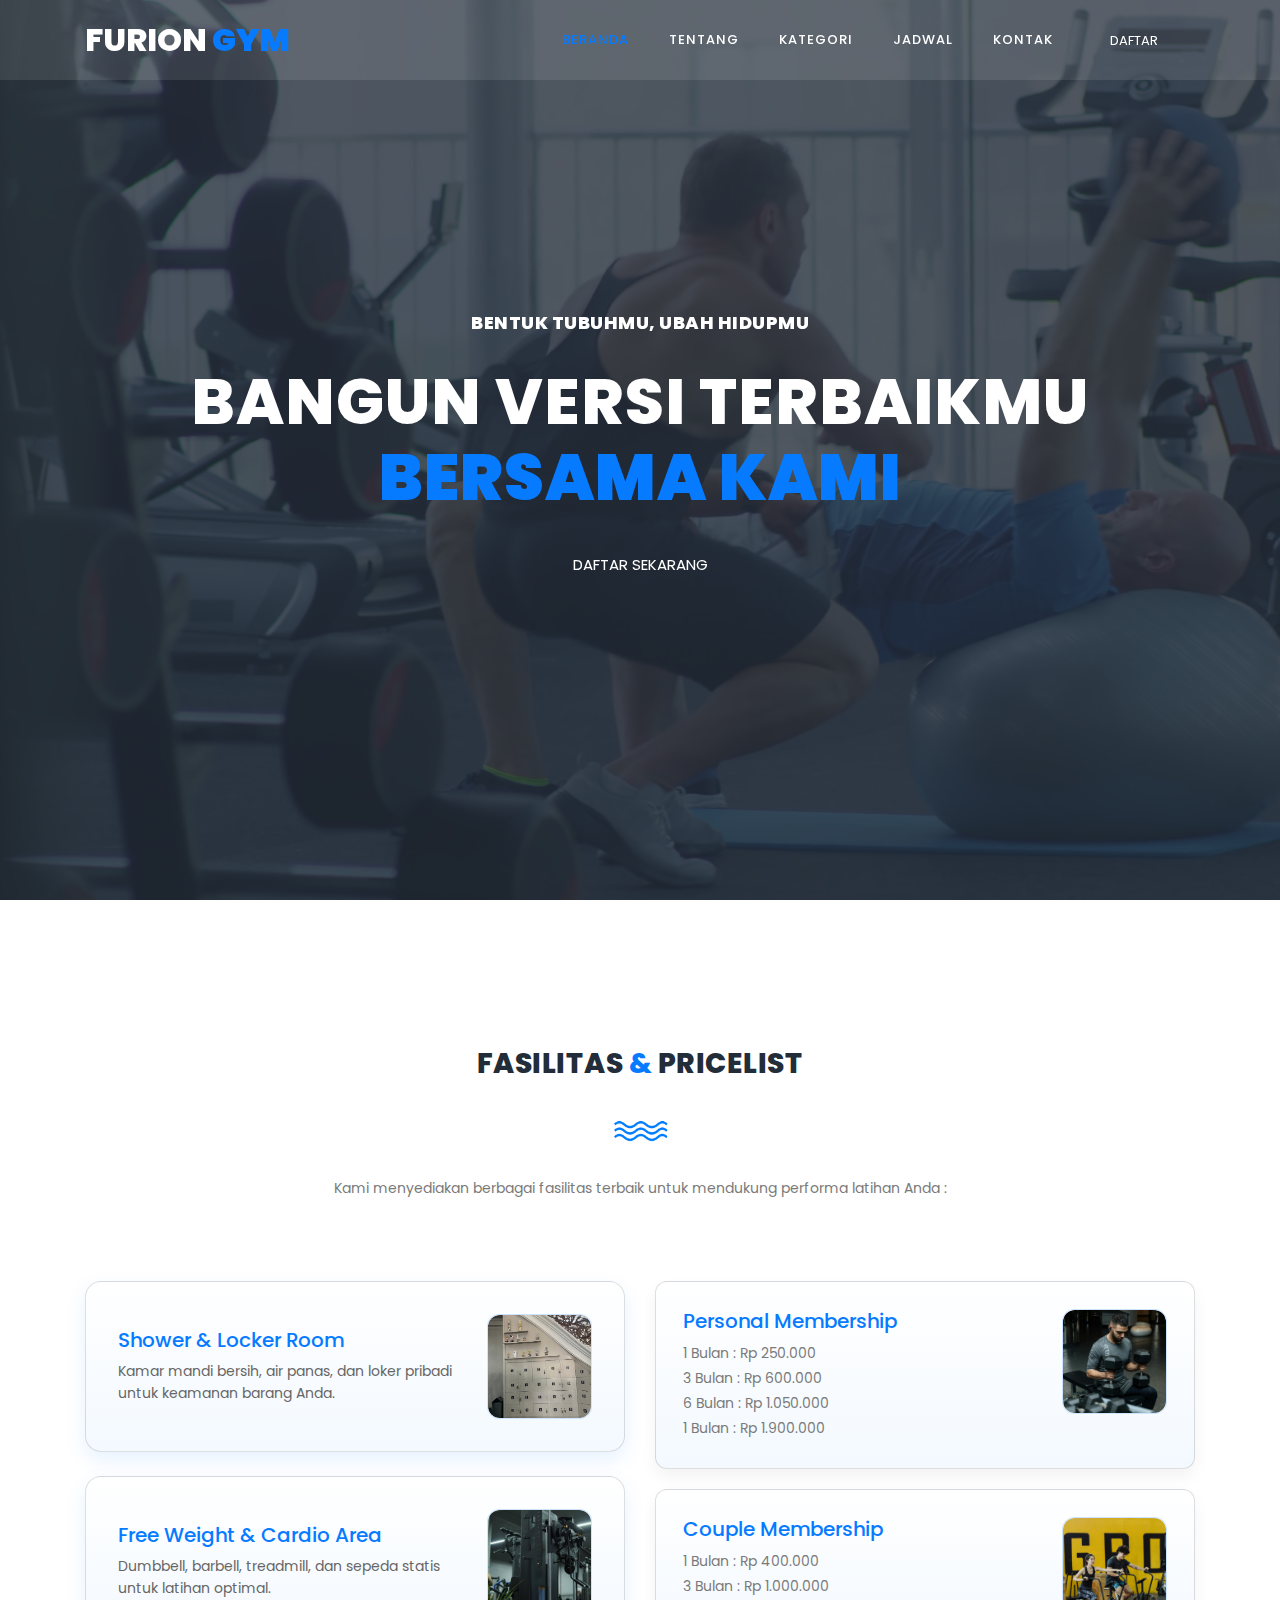
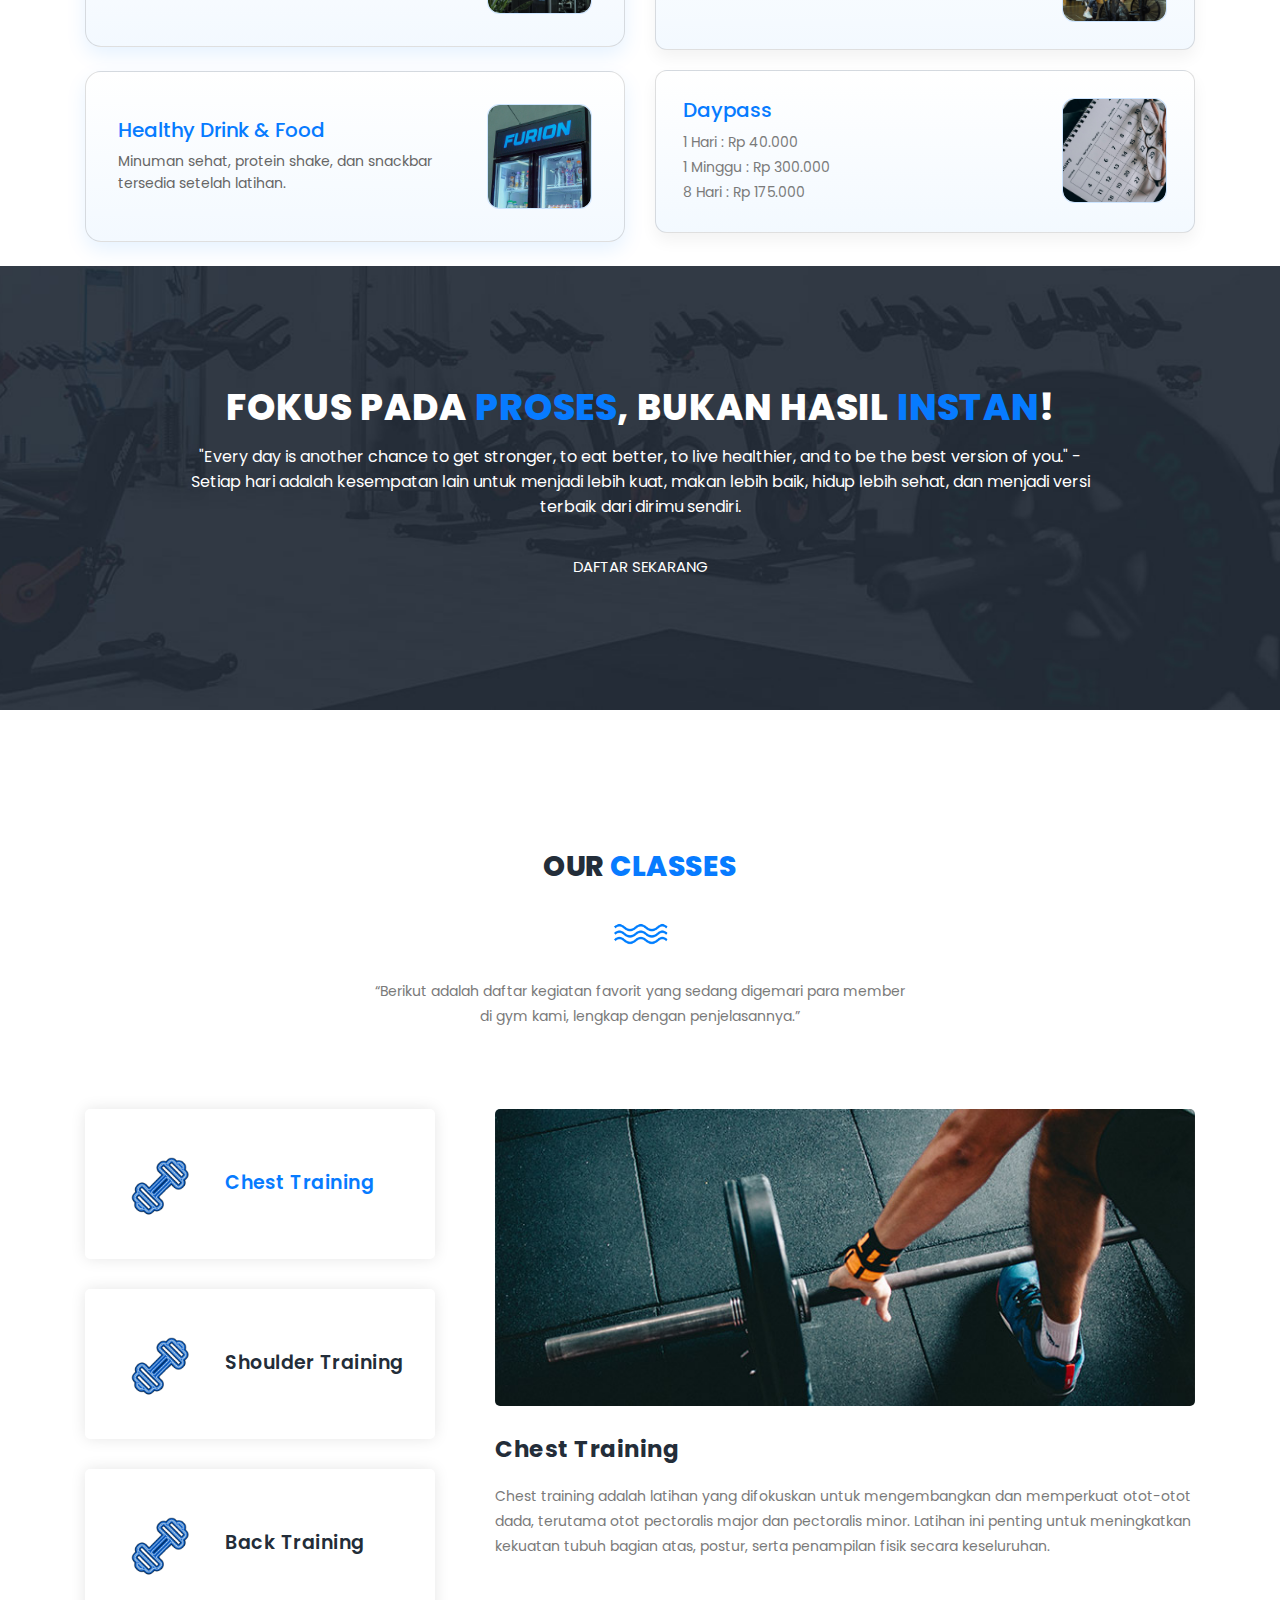
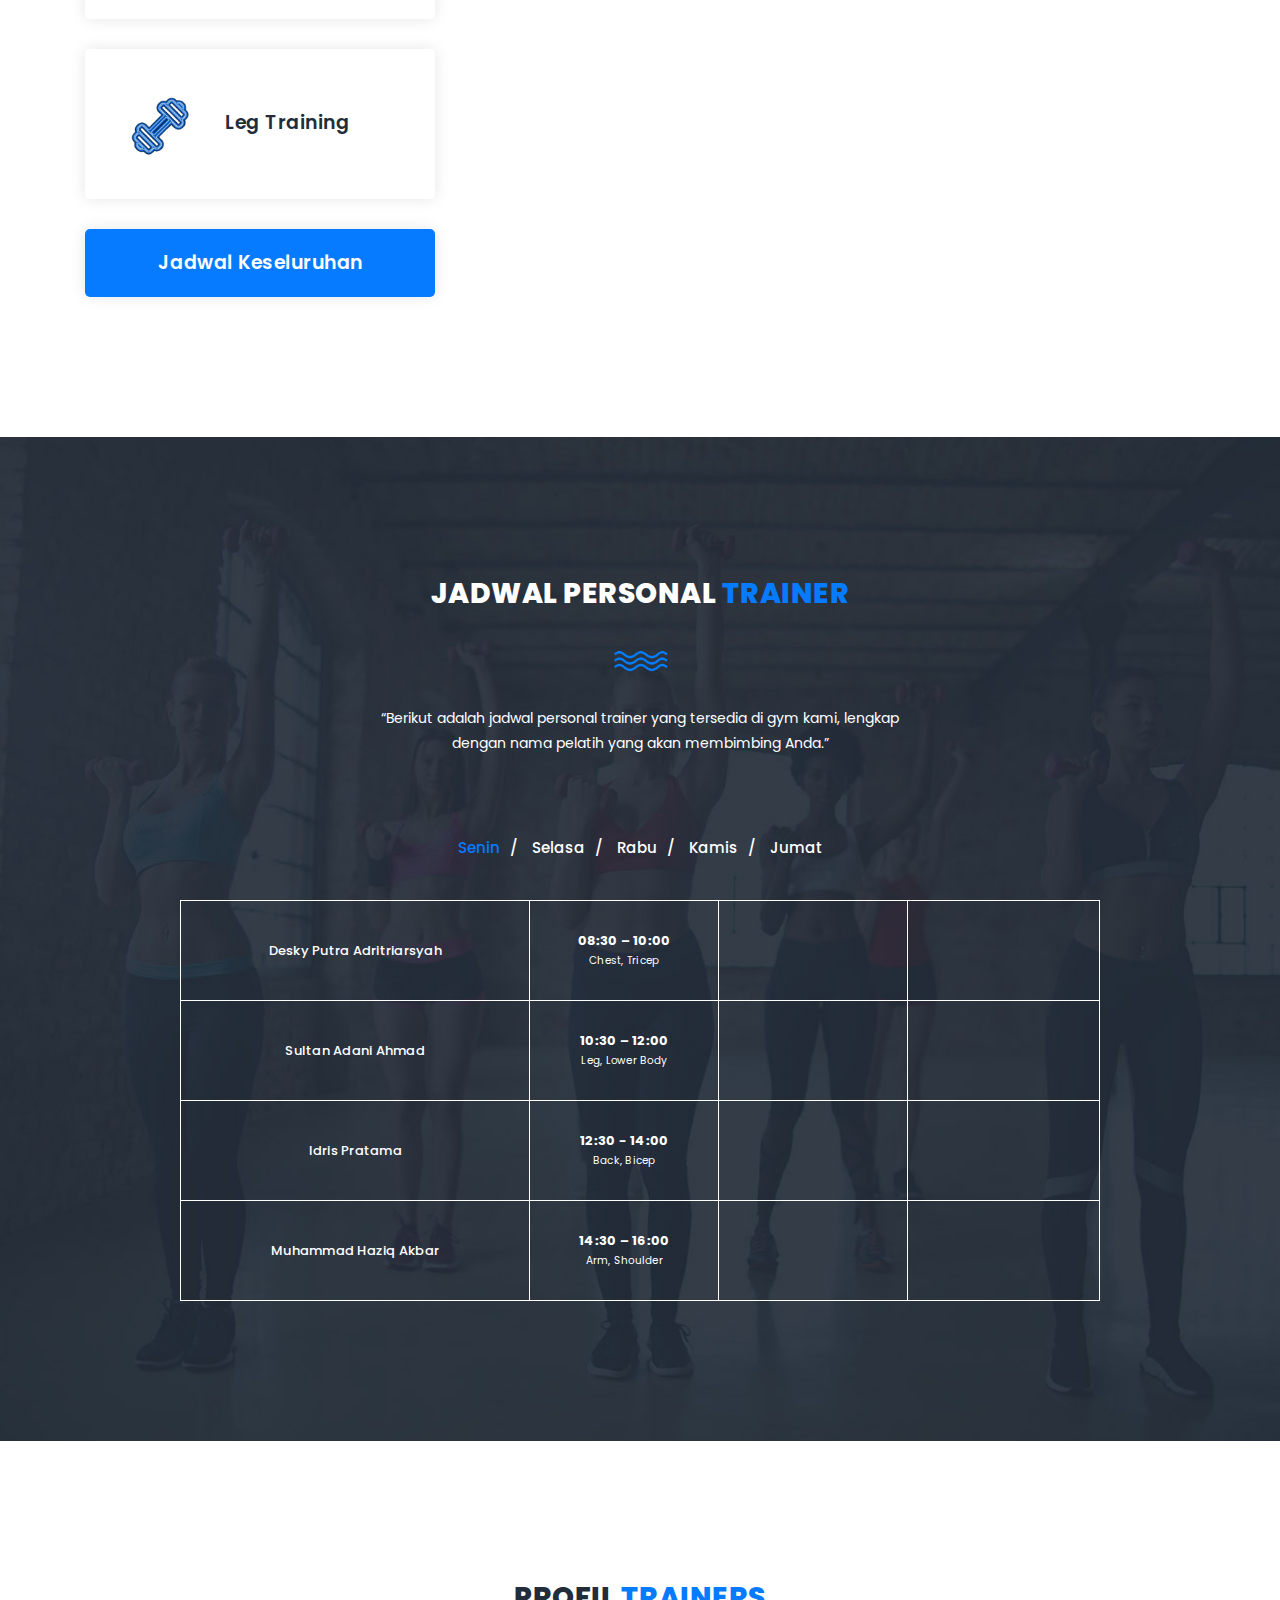
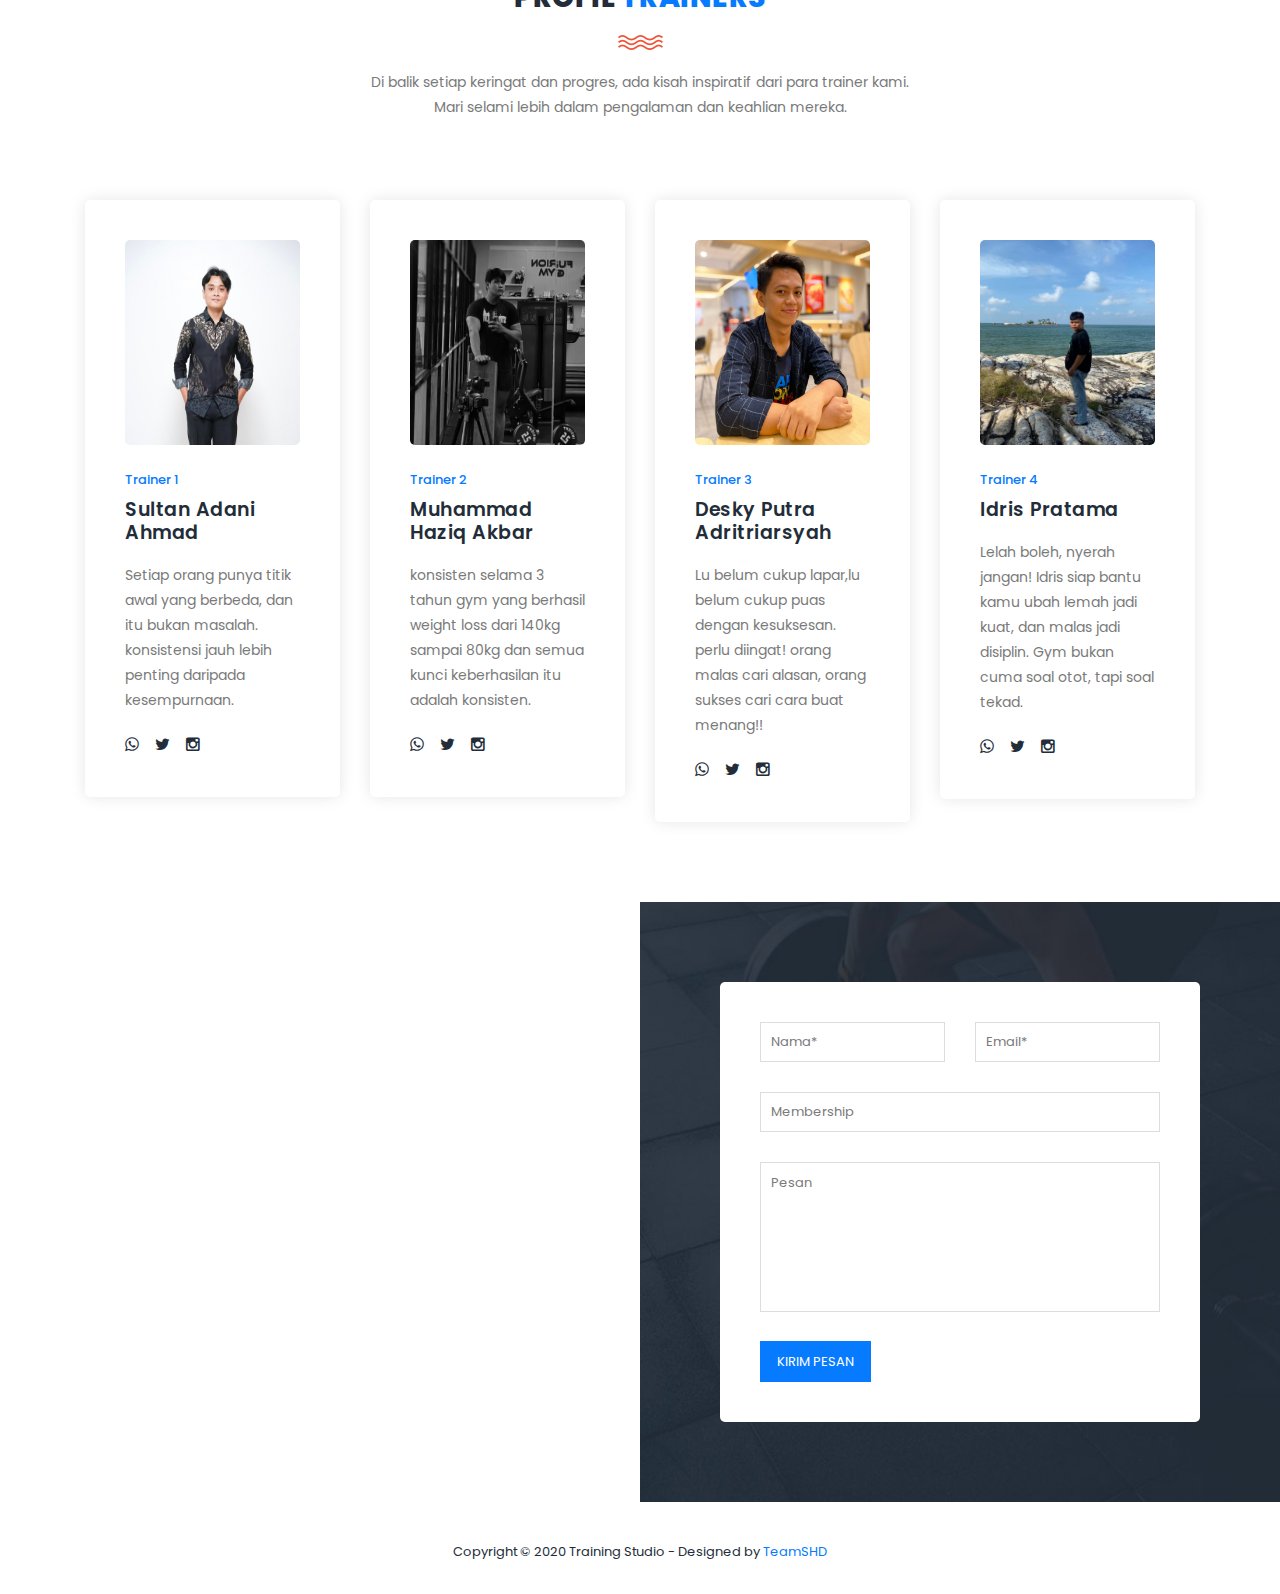
<file: index.html>
<!DOCTYPE html>
<html lang="en">
<head>
    <meta charset="utf-8">
    <meta name="viewport" content="width=device-width, initial-scale=1, shrink-to-fit=no">
    <meta name="description" content="">
    <meta name="author" content="">
    <link href="https://fonts.googleapis.com/css?family=Poppins:100,100i,200,200i,300,300i,400,400i,500,500i,600,600i,700,700i,800,800i,900,900i&display=swap" rel="stylesheet">

    <title>Training Studio - Free CSS Template</title>
<!--

TemplateMo 548 Training Studio

https://templatemo.com/tm-548-training-studio

-->
    <!-- Additional CSS Files -->
    <link rel="stylesheet" type="text/css" href="assets/css/bootstrap.min.css">

    <link rel="stylesheet" type="text/css" href="assets/css/font-awesome.css">

    <link rel="stylesheet" href="assets/css/templatemo-training-studio.css">
</head>
<header class="header-area header-sticky">
        <div class="container">
            <div class="row">
                <div class="col-12">
                    <nav class="main-nav">
                        <!-- ***** Logo Start ***** -->
                        <a href="index.html" class="logo">FURION<em> GYM</em></a>
                        <!-- ***** Logo End ***** -->
                        <!-- ***** Menu Start ***** -->
                        <ul class="nav">
                            <li ><a href="index.html" class="active">Beranda</a></li>
                            <li ><a href="features.html">Tentang</a></li>
                            <li ><a href="our-classes.html">Kategori</a></li>
                            <li ><a href="schedule.html">Jadwal</a></li>
                            <li ><a href="contact-us.html">Kontak</a></li> 
                            <li class="main-button"><a href="index.html">Daftar</a></li>
                        </ul>        
                        <a class='menu-trigger'>
                            <span>Menu</span>
                        </a>
                        <!-- ***** Menu End ***** -->
                    </nav>
                </div>
            </div>
        </div>
</header>
<body>
  <div class="main-banner" id="top">
        <video autoplay muted loop id="bg-video">
            <source src="assets/images/gym-video.mp4" type="video/mp4" />
        </video>

        <div class="video-overlay header-text">
            <div class="caption">
                <h6>BENTUK TUBUHMU, UBAH HIDUPMU</h6>
                <h3>Bangun versi terbaikmu <em>bersama kami</em></h3>
                <div class="main-button scroll-to-section">
                    <a href="#features">Daftar Sekarang</a>
                </div>
            </div>
        </div>
</div>
  <section class="section fasilitas-pricelist" id="features">
  <div class="container">
    <div class="row">
      <div class="col-lg-12 text-center section-heading">
        <h2>Fasilitas <em>&</em> Pricelist</h2>
        <img src="assets/images/7d3ef89f99ba0d0a0ade69d957a63ed4.png" class="logoombak" alt="waves">
        <p>Kami menyediakan berbagai fasilitas terbaik untuk mendukung performa latihan Anda :</p>
      </div>

      <!-- Fasilitas -->
      <div class="col-lg-6 fasilitas">
      <div class="card feature-card gradient-card">
        <div class="feature-text">
          <h4>Shower & Locker Room</h4>
          <p>Kamar mandi bersih, air panas, dan loker pribadi untuk keamanan barang Anda.</p>
        </div>
        <div class="icon-circle right-icon">
          <img src="assets/images/Gambar WhatsApp 2025-06-19 pukul 23.16.12_1876e747.jpg" alt="Locker Icon">
        </div>
      </div>

      <div class="card feature-card gradient-card">
        <div class="feature-text">
          <h4>Free Weight & Cardio Area</h4>
          <p>Dumbbell, barbell, treadmill, dan sepeda statis untuk latihan optimal.</p>
        </div>
        <div class="icon-circle right-icon">
          <img src="assets/images/Gambar WhatsApp 2025-06-19 pukul 23.19.50_a4615b84.jpg" alt="Weight Icon">
        </div>
      </div>

      <div class="card feature-card gradient-card">
        <div class="feature-text">
          <h4>Healthy Drink & Food</h4>
          <p>Minuman sehat, protein shake, dan snackbar tersedia setelah latihan.</p>
        </div>
        <div class="icon-circle right-icon">
          <img src="assets/images/Gambar WhatsApp 2025-06-19 pukul 23.19.50_e05d0bb9.jpg" alt="Food Icon">
        </div>
      </div>
    </div>

      <!-- Pricelist -->
      <div class="col-lg-6 pricelist">
        <div class="card price-card gradient-card">
          <div class="price-text">
            <h4>Personal Membership</h4>
            <p class="price">1 Bulan  : Rp 250.000 </p>
            <p class="price">3 Bulan  : Rp 600.000 </p>
            <p class="price">6 Bulan  : Rp 1.050.000 </p>
            <p class="price">1 Bulan  : Rp 1.900.000 </p>
          </div>
          <div class="icon-circle right-icon">
            <img src="assets/images/pexels-bemistermister-3490348.jpg" alt="Personal Icon">
          </div>
        </div>
        <div class="card price-card gradient-card">
          <div class="price-text">
            <h4>Couple Membership</h4>
            <p class="price">1 Bulan  : Rp 400.000</p>
            <p class="price">3 Bulan  : Rp 1.000.000</p>
          </div>
          <div class="icon-circle right-icon">
          <img src="assets/images/pexels-ketut-subiyanto-4853863.jpg" alt="Couple Icon">
          </div>
        </div>
        <div class="card price-card gradient-card">
          <div class="price-text">
            <h4>Daypass</h4>
            <p class="price">1 Hari   : Rp 40.000</p>
            <p class="price">1 Minggu : Rp 300.000</p>
            <p class="price">8 Hari   : Rp 175.000</p>
          </div>
          <div class="icon-circle right-icon">
          <img src="assets/images/pexels-leeloothefirst-5386754.jpg" alt="Daypass Icon">
          </div>
        </div>
      </div>
    </div>
  </div>
</section>
<section class="section" id="call-to-action">
        <div class="container">
            <div class="row">
                <div class="col-lg-10 offset-lg-1">
                    <div class="cta-content">
                        <h2>Fokus pada <em>proses</em>, Bukan hasil <em>instan</em>!</h2>
                        <p>"Every day is another chance to get stronger, to eat better, to live healthier, and to be the best version of you." - Setiap hari adalah kesempatan lain untuk menjadi lebih kuat, makan lebih baik, hidup lebih sehat, dan menjadi versi terbaik dari dirimu sendiri.</p>
                        <div class="main-button scroll-to-section">
                            <a href="#our-classes">Daftar Sekarang</a>
                        </div>
                    </div>
                </div>
            </div>
        </div>
</section>
<section class="section" id="our-classes">
        <div class="container">
            <div class="row">
                <div class="col-lg-6 offset-lg-3">
                    <div class="section-heading">
                        <h2>Our <em>Classes</em></h2>
                        <img src="assets/images/7d3ef89f99ba0d0a0ade69d957a63ed4.png" class="logoombak" alt="">
                        <p>“Berikut adalah daftar kegiatan favorit yang sedang digemari para member di gym kami, lengkap dengan penjelasannya.”</p>
                    </div>
                </div>
            </div>
            <div class="row" id="tabs">
              <div class="col-lg-4">
                <ul>
                  <li><a href='#tabs-1'><img src="assets/images/Gym-blue-removebg-preview.png"  alt="">Chest Training</a></li>
                  <li><a href='#tabs-2'><img src="assets/images/Gym-blue-removebg-preview.png" alt="">Shoulder Training</a></a></li>
                  <li><a href='#tabs-3'><img src="assets/images/Gym-blue-removebg-preview.png" alt="">Back Training</a></a></li>
                  <li><a href='#tabs-4'><img src="assets/images/Gym-blue-removebg-preview.png" alt="">Leg Training</a></a></li>
                  <div class="main-rounded-button"><a href="jadwal.html">Jadwal Keseluruhan</a></div>
                </ul>
              </div>
              <div class="col-lg-8">
                <section class='tabs-content'>
                  <article id='tabs-1'>
                    <img src="assets/images/training-image-01.jpg" alt="First Class">
                    <h4>Chest Training</h4>
                    <p>Chest training adalah latihan yang difokuskan untuk mengembangkan dan memperkuat otot-otot dada, terutama otot pectoralis major dan pectoralis minor. Latihan ini penting untuk meningkatkan kekuatan tubuh bagian atas, postur, serta penampilan fisik secara keseluruhan.</p>
                    <div class="main-button">
                        <a href="#">Lihat Jadwal</a>
                    </div>
                  </article>
                  <article id='tabs-2'>
                    <img src="assets/images/training-image-02.jpg" alt="Second Training">
                    <h4>Shoulder Training</h4>
                    <p>Shoulder training atau latihan bahu di gym merupakan bagian penting dari program kebugaran yang bertujuan untuk memperkuat, membentuk, dan meningkatkan mobilitas serta stabilitas bahu. Bahu adalah salah satu sendi yang paling fleksibel dalam tubuh manusia, tetapi juga termasuk yang paling rentan terhadap cedera jika tidak dilatih dengan benar.</p>
                    <div class="main-button">
                        <a href="#">Lihat Jadwal</a>
                    </div>
                  </article>
                  <article id='tabs-3'>
                    <img src="assets/images/training-image-03.jpg" alt="Third Class">
                    <h4>Back Training</h4>
                    <p>Back training atau latihan punggung di gym adalah salah satu komponen terpenting dalam program latihan kekuatan tubuh bagian atas. Otot punggung adalah kelompok otot yang besar dan kompleks, yang berperan penting dalam postur tubuh, kekuatan, serta stabilitas. Melatih punggung secara teratur akan membantu menciptakan tubuh yang proporsional, memperbaiki postur, dan mengurangi risiko cedera, terutama di area tulang belakang dan bahu.</p>
                    <div class="main-button">
                        <a href="#">Lihat Jadwal</a>
                    </div>
                  </article>
                  <article id='tabs-4'>
                    <img src="assets/images/training-image-04.jpg" alt="Fourth Training">
                    <h4>Leg Training</h4>
                    <p>Leg training atau latihan kaki di gym adalah komponen fundamental dalam program kebugaran yang sering kali diabaikan, padahal memiliki peran yang sangat penting dalam membangun kekuatan menyeluruh, meningkatkan performa atletik, serta menciptakan tubuh yang proporsional dan simetris. Latihan kaki melibatkan kelompok otot terbesar di tubuh, yang menjadikannya sangat efektif untuk pembakaran kalori, peningkatan hormon anabolik (seperti testosteron dan growth hormone), serta penguatan sistem otot dan rangka secara keseluruhan.</p>
                    <div class="main-button">
                        <a href="#">Lihat Jadwal</a>
                    </div>
                  </article>
                </section>
              </div>
            </div>
        </div>
    </section>
    <section class="section" id="schedule">
        <div class="container">
            <div class="row">
                <div class="col-lg-6 offset-lg-3">
                    <div class="section-heading dark-bg">
                        <h2 style="color: #fff;">Jadwal personal <em>Trainer</em></h2>
                        <img src="assets/images/7d3ef89f99ba0d0a0ade69d957a63ed4.png" class="logoombak" alt="">
                        <p>“Berikut adalah jadwal personal trainer yang tersedia di gym kami, lengkap dengan nama pelatih yang akan membimbing Anda.”</p>
                    </div>
                </div>
            </div>
            <div class="row">
                <div class="col-lg-12">
                    <div class="filters">
                        <ul class="schedule-filter">
                            <li class="active" data-tsfilter="monday">Senin</li>
                            <li data-tsfilter="tuesday">Selasa</li>
                            <li data-tsfilter="wednesday">Rabu</li>
                            <li data-tsfilter="thursday">Kamis</li>
                            <li data-tsfilter="friday">Jumat</li>
                        </ul>
                    </div>
                </div>
                <div class="col-lg-10 offset-lg-1">
                    <div class="schedule-table filtering">
                        <table>
                            <tbody>
                             <td class="day-time">Desky Putra Adritriarsyah</td>
                                <td class="monday ts-item show" data-tsmeta="monday">
                                    <div class="schedule-container">
                                    <div class="schedule-block">
                                        <strong>08:30 – 10:00</strong><br>
                                        <small>Chest, Tricep</small>
                                    </div>
                                    </div>
                                </td>
                                <td class="tuesday ts-item" data-tsmeta="tuesday">
                                    <div class="schedule-block">
                                        <strong>11:45 – 13:30</strong><br>
                                        <small>Leg, Lower Body</small>
                                    </div>
                                </td>
                                <td class="friday ts-item" data-tsmeta="friday">
                                        <div class="schedule-block">
                                        <strong>08:30 – 10:00</strong><br>
                                        <small>Arm, Shoulder</small>
                                    </div>
                                </td>
                                <tr>
                                <td class="day-time">Sultan Adani Ahmad</td>
                                    <td class="monday ts-item show" data-tsmeta="monday">
                                    <div class="schedule-container">
                                    <div class="schedule-block">
                                        <strong>10:30 – 12:00</strong><br>
                                        <small>Leg, Lower Body</small>
                                    </div>
                                    </div>
                                </td>
                                <td class="wednesday ts-item" data-tsmeta="wednesday">
                                    <div class="schedule-block">
                                        <strong>18:00 – 19:30</strong><br>
                                        <small>Back, Bicep</small>
                                    </div>
                                </td>
                                <td class="thursday ts-item" data-tsmeta="thursday">
                                        <div class="schedule-block">
                                        <strong>16:30 – 18:00</strong><br>
                                        <small>Arm, Shoulder</small>
                                    </div>
                                </td>
                                </tr>
                                <tr>
                                <td class="day-time">Idris Pratama</td>
                                    <td class="monday ts-item show" data-tsmeta="monday">
                                    <div class="schedule-container">
                                    <div class="schedule-block">
                                        <strong>12:30 - 14:00</strong><br>
                                        <small>Back, Bicep</small>
                                    </div>
                                    </div>
                                </td>
                                <td class="wednesday ts-item" data-tsmeta="wednesday">
                                    <div class="schedule-block">
                                        <strong>08:00 – 10:30</strong><br>
                                        <small>Arm, Shoulder</small>
                                    </div>
                                </td>
                                <td class="friday ts-item" data-tsmeta="friday">
                                        <div class="schedule-block">
                                        <strong>10:30 – 12:00</strong><br>
                                        <small>Chest, Tricep</small>
                                    </div>
                                </td>
                                </tr>
                                <tr>
                                    <td class="day-time">Muhammad Haziq Akbar</td>
                                    <td class="monday ts-item show" data-tsmeta="monday">
                                    <div class="schedule-container">
                                    <div class="schedule-block">
                                        <strong>14:30 – 16:00</strong><br>
                                        <small>Arm, Shoulder</small>
                                    </div>
                                    </div>
                                </td>
                                <td class="tuesday ts-item" data-tsmeta="tuesday">
                                    <div class="schedule-block">
                                        <strong>09:00 – 11:00</strong><br>
                                        <small>Back, Bicep</small>
                                    </div>
                                </td>
                                <td class="thursday ts-item" data-tsmeta="thursday">
                                        <div class="schedule-block">
                                        <strong>19:00 – 20:30</strong><br>
                                        <small>Leg (Lower Body)</small>
                                    </div>
                                </td>
                                </tr>
                            </tbody>
                        </table>
                    </div>
                </div>
            </div>
        </div>
    </section>
<section class="section" id="trainers">
        <div class="container">
            <div class="row">
                <div class="col-lg-6 offset-lg-3">
                    <div class="section-heading">
                        <h2>Profil <em>Trainers</em></h2>
                        <img src="assets/images/line-dec.png" alt="">
                        <p>Di balik setiap keringat dan progres, ada kisah inspiratif dari para trainer kami. Mari selami lebih dalam pengalaman dan keahlian mereka.</p>
                    </div>
                </div>
            </div>
            <div class="row">
                <div class="col-lg-3">
                    <div class="trainer-item">
                        <div class="image-thumb">
                            <img src="assets/images/Gambar WhatsApp 2025-06-06 pukul 11.10.24_f6b3bec5.jpg" class="fotosultan"  alt="">
                        </div>
                        <div class="down-content">
                            <span>Trainer 1</span>
                            <h4>Sultan Adani Ahmad</h4>
                            <p>Setiap orang punya titik awal yang berbeda, dan itu bukan masalah. konsistensi jauh lebih penting daripada kesempurnaan. </p>
                            <ul class="social-icons">
                                <li><a href="https://wa.me/6285832006695" target="_blank"><i class="fa fa-whatsapp"></i></a></li>
                                <li><a href="https://x.com/suldhmdh_" target="_blank"><i class="fa fa-twitter"></i></a></li>
                                <li><a href="https://www.instagram.com/sultan_adani/" target="_blank"><i class="fa fa-instagram"></i></a></li>
                            </ul>
                        </div>
                    </div>
                </div>
                <div class="col-lg-3">
                    <div class="trainer-item">
                        <div class="image-thumb">
                            <img src="assets/images/Gambar WhatsApp 2025-06-07 pukul 20.59.20_9d0bc915.jpg" class="fotosultan" alt="">
                        </div>
                        <div class="down-content">
                            <span>Trainer 2</span>
                            <h4>Muhammad Haziq Akbar</h4>
                            <p>konsisten selama 3 tahun gym yang berhasil weight loss dari 140kg sampai 80kg dan semua kunci keberhasilan itu adalah konsisten.</p>
                            <ul class="social-icons">
                                <li><a href="https://wa.me/6282243543905" target="_blank"><i class="fa fa-whatsapp"></i></a></li>
                                <li><a href="https://x.com/ynameis12" target="_blank"><i class="fa fa-twitter"></i></a></li>
                                <li><a href="https://www.instagram.com/aziik_10?igsh=aHl5YTgzYmgwNHJ0" target="_blank"><i class="fa fa-instagram"></i></a></li>
                            </ul>
                        </div>
                    </div>
                </div>
                <div class="col-lg-3">
                    <div class="trainer-item">
                        <div class="image-thumb">
                            <img src="assets/images/Gambar WhatsApp 2025-06-07 pukul 21.10.21_1595315d.jpg" class="fotosultan" alt="">
                        </div>
                        <div class="down-content">
                            <span>Trainer 3</span>
                            <h4>Desky Putra Adritriarsyah</h4>
                            <p>Lu belum cukup lapar,lu belum cukup puas dengan kesuksesan. perlu diingat! orang malas cari alasan, orang sukses cari cara buat menang!!</p>
                            <ul class="social-icons">
                                <li><a href="https://wa.me/6282371841484" target="_blank"><i class="fa fa-whatsapp"></i></a></li>
                                <li><a href="https://x.com/GogoDiego555270?t=SpEuYVOxGXFjZBteXWiCTw&s=09" target="_blank"><i class="fa fa-twitter"></i></a></li>
                                <li><a href="https://www.instagram.com/diegosyah_?igsh=MTNhaHdnejFuN3k3dw==" target="_blank"><i class="fa fa-instagram"></i></a></li>
                            </ul>
                        </div>
                    </div>
                </div>
                <div class="col-lg-3">
                    <div class="trainer-item">
                        <div class="image-thumb">
                            <img src="assets/images/Gambar WhatsApp 2025-06-22 pukul 00.14.25_e310aa65.jpg" class="fotosultan" alt="">
                        </div>
                        <div class="down-content">
                            <span>Trainer 4</span>
                            <h4>Idris Pratama</h4>
                            <p>Lelah boleh, nyerah jangan! Idris siap bantu kamu ubah lemah jadi kuat, dan malas jadi disiplin. Gym bukan cuma soal otot, tapi soal tekad.</p>
                            <ul class="social-icons">
                                <li><a href="https://wa.me/6282371841484" target="_blank"><i class="fa fa-whatsapp"></i></a></li>
                                <li><a href="https://x.com/Idrispratama22?t=rEvW1I2GCh-yrAZHUnFIsw&s=09" target="_blank"><i class="fa fa-twitter"></i></a></li>
                                <li><a href="https://www.instagram.com/idris364_/" target="_blank"><i class="fa fa-instagram"></i></a></li>
                            </ul>
                        </div>
                    </div>
                </div>
            </div>
        </div>
    </section>
    <section class="section" id="contact-us">
        <div class="container-fluid">
            <div class="row">
                <div class="col-lg-6 col-md-6 col-xs-12">
                    <div id="map">
                      <iframe src="https://www.google.com/maps/embed?pb=!1m18!1m12!1m3!1d15951.87048788998!2d103.6246959!3d-1.6194872!2m3!1f0!2f0!3f0!3m2!1i1024!2i768!4f13.1!3m3!1m2!1s0x2e25870055f1d64b%3A0x2363d9c0ee86a901!2sFURION%20GYM!5e0!3m2!1sen!2sid!4v1717499500000!5m2!1sen!2sid" width="100%" height="600px" frameborder="0" style="border:0" allowfullscreen></iframe>
                    </div>
                </div>
                <div class="col-lg-6 col-md-6 col-xs-12">
                    <div class="contact-form">
                        <form id="contact" action="" method="post">
                          <div class="row">
                            <div class="col-md-6 col-sm-12">
                              <fieldset>
                                <input name="name" type="text" id="name" placeholder="Nama*" required="">
                              </fieldset>
                            </div>
                            <div class="col-md-6 col-sm-12">
                              <fieldset>
                                <input name="email" type="text" id="email" pattern="[^ @]*@[^ @]*" placeholder="Email*" required="">
                              </fieldset>
                            </div>
                            <div class="col-md-12 col-sm-12">
                              <fieldset style="text-align: center;">
                                <input list="languages"  placeholder="Membership">
                                <datalist id="languages"> 
                                  <option value="Personal Membership"></option>
                                  <option value="Couple Membership"></option>
                                  <option value="Daypass"></option>
                                </datalist>
                              </fieldset>
                            </div>
                            <div class="col-lg-12">
                              <fieldset>
                                <textarea name="message" rows="6" id="message" placeholder="Pesan" required=""></textarea>
                              </fieldset>
                            </div>
                            <div class="col-lg-12">
                              <fieldset>
                                <button type="submit" id="form-submit" class="main-button">Kirim Pesan</button>
                              </fieldset>
                            </div>
                          </div>
                        </form>
                    </div>
                </div>
            </div>
        </div>
    </section>
  <footer>
        <div class="container">
            <div class="row">
                <div class="col-lg-12">
                    <p>Copyright &copy; 2020 Training Studio
                    
                    - Designed by <a rel="nofollow" href="https://templatemo.com" class="tm-text-link" target="_parent">TeamSHD</a></p>
                    
                    <!-- You shall support us a little via PayPal to info@templatemo.com -->
                    
                </div>
            </div>
        </div>
    </footer>    
    <!-- jQuery -->
    <script src="assets/js/jquery-2.1.0.min.js"></script>

    <!-- Bootstrap -->
    <script src="assets/js/popper.js"></script>
    <script src="assets/js/bootstrap.min.js"></script>

    <!-- Plugins -->
    <script src="assets/js/scrollreveal.min.js"></script>
    <script src="assets/js/waypoints.min.js"></script>
    <script src="assets/js/jquery.counterup.min.js"></script>
    <script src="assets/js/imgfix.min.js"></script> 
    <script src="assets/js/mixitup.js"></script> 
    <script src="assets/js/accordions.js"></script>
    
    <!-- Global Init -->
    <script src="assets/js/custom.js"></script>
    
</body>
</html>
</file>
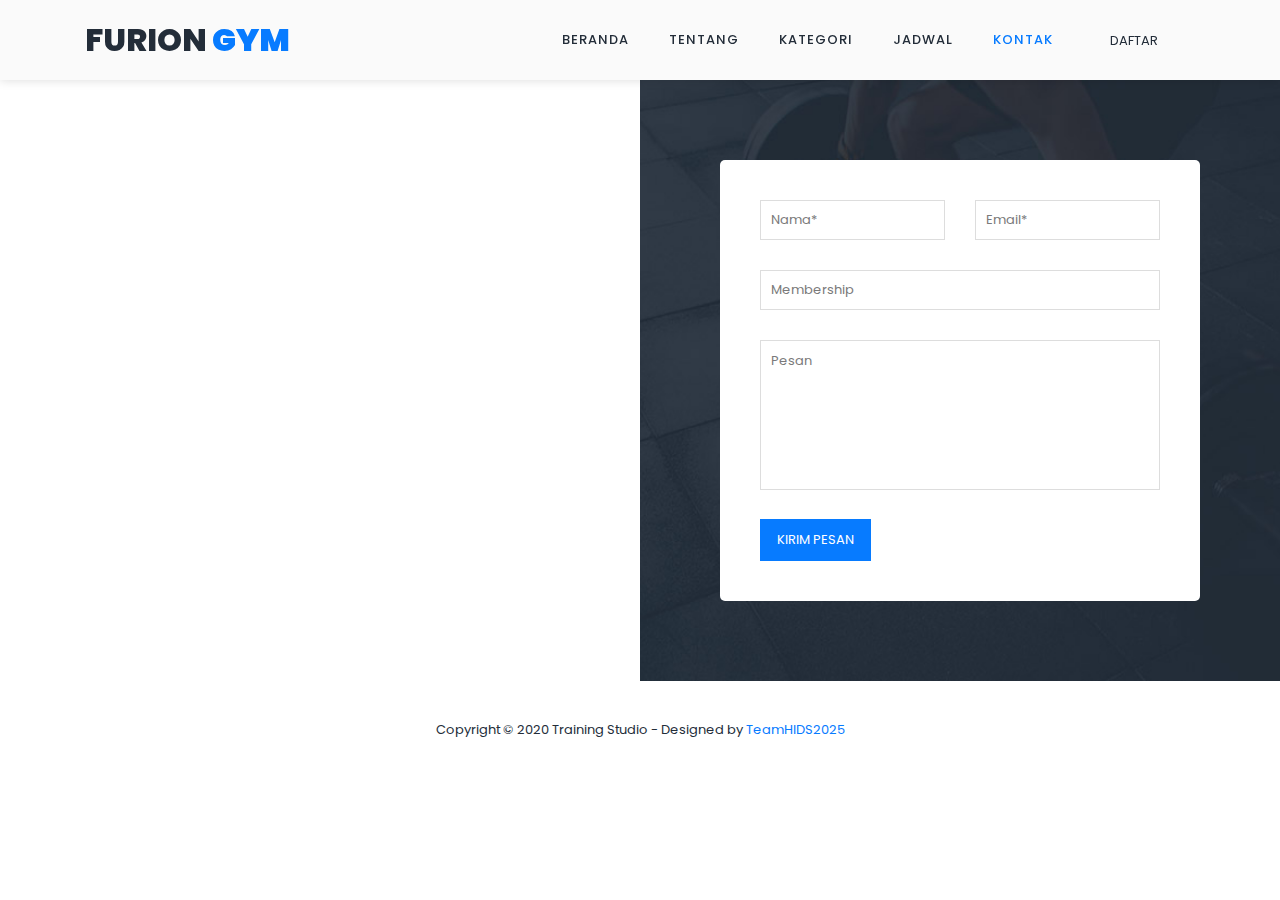
<file: contact-us.html>
<!DOCTYPE html>
<html lang="en">
<head>
    <meta charset="utf-8">
    <meta name="viewport" content="width=device-width, initial-scale=1, shrink-to-fit=no">
    <meta name="description" content="">
    <meta name="author" content="">
    <link href="https://fonts.googleapis.com/css?family=Poppins:100,100i,200,200i,300,300i,400,400i,500,500i,600,600i,700,700i,800,800i,900,900i&display=swap" rel="stylesheet">

    <title>Training Studio - Free CSS Template</title>
<!--

TemplateMo 548 Training Studio

https://templatemo.com/tm-548-training-studio

-->
    <!-- Additional CSS Files -->
    <link rel="stylesheet" type="text/css" href="assets/css/bootstrap.min.css">

    <link rel="stylesheet" type="text/css" href="assets/css/font-awesome.css">

    <link rel="stylesheet" href="assets/css/templatemo-training-studio.css">
</head>
<header class="header-area header-sticky">
        <div class="container">
            <div class="row">
                <div class="col-12">
                    <nav class="main-nav">
                        <!-- ***** Logo Start ***** -->
                        <a href="index.html" class="logo">FURION<em> GYM</em></a>
                        <!-- ***** Logo End ***** -->
                        <!-- ***** Menu Start ***** -->
                        <ul class="nav">
                            <li ><a href="index.html">Beranda</a></li>
                            <li ><a href="features.html">Tentang</a></li>
                            <li ><a href="our-classes.html">Kategori</a></li>
                            <li ><a href="schedule.html">Jadwal</a></li>
                            <li ><a href="contact-us.html" class="active" >Kontak</a></li> 
                            <li class="main-button"><a href="index.html">Daftar</a></li>
                        </ul>        
                        <a class='menu-trigger'>
                            <span>Menu</span>
                        </a>
                        <!-- ***** Menu End ***** -->
                    </nav>
                </div>
            </div>
        </div>
</header>
<body>
    <section class="section" id="contact-us">
        <div class="container-fluid">
            <div class="row">
                <div class="col-lg-6 col-md-6 col-xs-12">
                    <div id="map">
                      <iframe src="https://www.google.com/maps/embed?pb=!1m18!1m12!1m3!1d15951.87048788998!2d103.6246959!3d-1.6194872!2m3!1f0!2f0!3f0!3m2!1i1024!2i768!4f13.1!3m3!1m2!1s0x2e25870055f1d64b%3A0x2363d9c0ee86a901!2sFURION%20GYM!5e0!3m2!1sen!2sid!4v1717499500000!5m2!1sen!2sid" width="100%" height="600px" frameborder="0" style="border:0" allowfullscreen></iframe>
                    </div>
                </div>
                <div class="col-lg-6 col-md-6 col-xs-12">
                    <div class="contact-form">
                        <form id="contact" action="" method="post">
                          <div class="row">
                            <div class="col-md-6 col-sm-12">
                              <fieldset>
                                <input name="name" type="text" id="name" placeholder="Nama*" required="">
                              </fieldset>
                            </div>
                            <div class="col-md-6 col-sm-12">
                              <fieldset>
                                <input name="email" type="text" id="email" pattern="[^ @]*@[^ @]*" placeholder="Email*" required="">
                              </fieldset>
                            </div>
                            <div class="col-md-12 col-sm-12">
                              <fieldset style="text-align: center;">
                                <input list="languages"  placeholder="Membership">
                                <datalist id="languages"> 
                                  <option value="Personal Membership"></option>
                                  <option value="Couple Membership"></option>
                                  <option value="Daypass"></option>
                                </datalist>
                              </fieldset>
                            </div>
                            <div class="col-lg-12">
                              <fieldset>
                                <textarea name="message" rows="6" id="message" placeholder="Pesan" required=""></textarea>
                              </fieldset>
                            </div>
                            <div class="col-lg-12">
                              <fieldset>
                                <button type="submit" id="form-submit" class="main-button">Kirim Pesan</button>
                              </fieldset>
                            </div>
                          </div>
                        </form>
                    </div>
                </div>
            </div>
        </div>
    </section>
  <footer>
        <div class="container">
            <div class="row">
                <div class="col-lg-12">
                    <p>Copyright &copy; 2020 Training Studio
                    
                    - Designed by <a rel="nofollow" href="https://templatemo.com" class="tm-text-link" target="_parent">TeamHIDS2025</a></p>
                    
                    <!-- You shall support us a little via PayPal to info@templatemo.com -->
                    
                </div>
            </div>
        </div>
    </footer>    
    <!-- jQuery -->
    <script src="assets/js/jquery-2.1.0.min.js"></script>

    <!-- Bootstrap -->
    <script src="assets/js/popper.js"></script>
    <script src="assets/js/bootstrap.min.js"></script>

    <!-- Plugins -->
    <script src="assets/js/scrollreveal.min.js"></script>
    <script src="assets/js/waypoints.min.js"></script>
    <script src="assets/js/jquery.counterup.min.js"></script>
    <script src="assets/js/imgfix.min.js"></script> 
    <script src="assets/js/mixitup.js"></script> 
    <script src="assets/js/accordions.js"></script>
    
    <!-- Global Init -->
    <script src="assets/js/custom.js"></script>
    
</body>
</html>
</file>
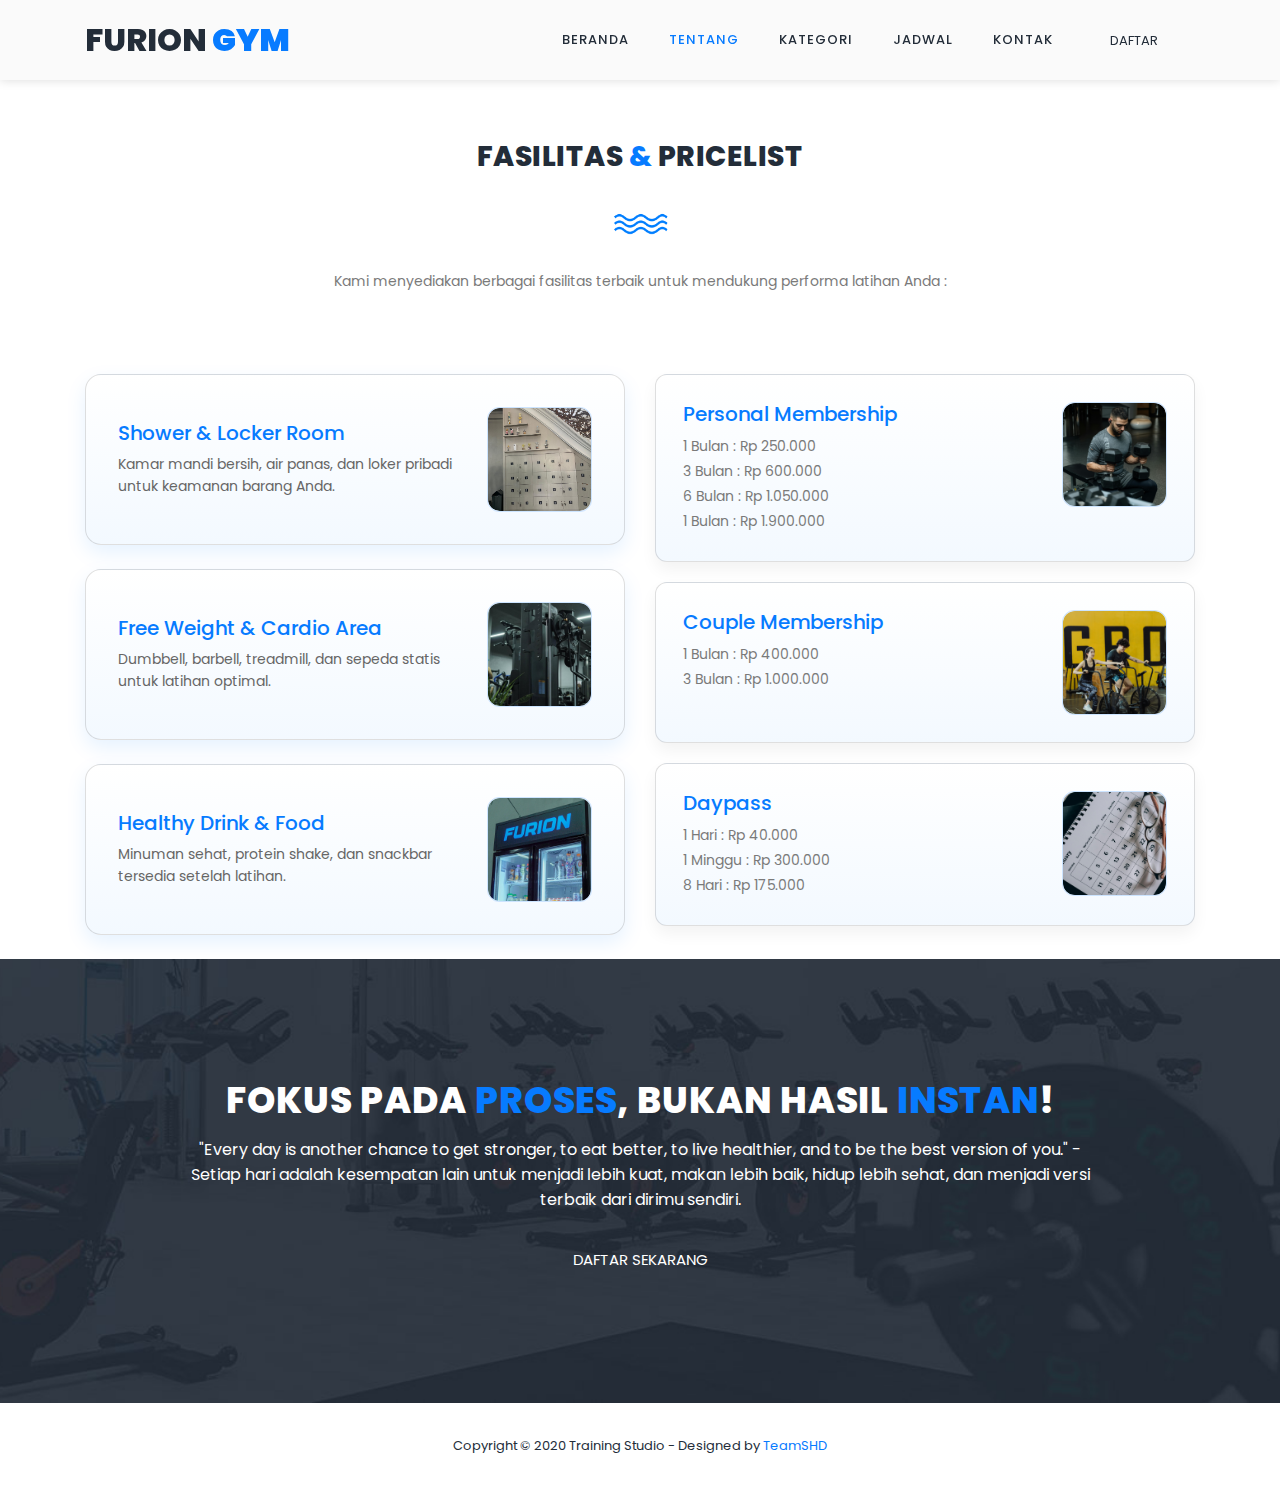
<file: features.html>
<!DOCTYPE html>
<html lang="en">
<head>
    <meta charset="utf-8">
    <meta name="viewport" content="width=device-width, initial-scale=1, shrink-to-fit=no">
    <meta name="description" content="">
    <meta name="author" content="">
    <link href="https://fonts.googleapis.com/css?family=Poppins:100,100i,200,200i,300,300i,400,400i,500,500i,600,600i,700,700i,800,800i,900,900i&display=swap" rel="stylesheet">

    <title>Training Studio - Free CSS Template</title>
<!--

TemplateMo 548 Training Studio

https://templatemo.com/tm-548-training-studio

-->
    <!-- Additional CSS Files -->
    <link rel="stylesheet" type="text/css" href="assets/css/bootstrap.min.css">

    <link rel="stylesheet" type="text/css" href="assets/css/font-awesome.css">

    <link rel="stylesheet" href="assets/css/templatemo-training-studio.css">
</head>
<header class="header-area header-sticky">
        <div class="container">
            <div class="row">
                <div class="col-12">
                    <nav class="main-nav">
                        <!-- ***** Logo Start ***** -->
                        <a href="index.html" class="logo">FURION<em> GYM</em></a>
                        <!-- ***** Logo End ***** -->
                        <!-- ***** Menu Start ***** -->
                        <ul class="nav">
                            <li ><a href="index.html">Beranda</a></li>
                            <li ><a href="features.html" class="active">Tentang</a></li>
                            <li ><a href="our-classes.html">Kategori</a></li>
                            <li ><a href="schedule.html">Jadwal</a></li>
                            <li ><a href="contact-us.html">Kontak</a></li> 
                            <li class="main-button"><a href="index.html">Daftar</a></li>
                        </ul>        
                        <a class='menu-trigger'>
                            <span>Menu</span>
                        </a>
                        <!-- ***** Menu End ***** -->
                    </nav>
                </div>
            </div>
        </div>
</header>
<body>
  <section class="section fasilitas-pricelist" id="features">
  <div class="container">
    <div class="row">
      <div class="col-lg-12 text-center section-heading">
        <h2>Fasilitas <em>&</em> Pricelist</h2>
        <img src="assets/images/7d3ef89f99ba0d0a0ade69d957a63ed4.png" class="logoombak" alt="waves">
        <p>Kami menyediakan berbagai fasilitas terbaik untuk mendukung performa latihan Anda :</p>
      </div>

      <!-- Fasilitas -->
      <div class="col-lg-6 fasilitas">
      <div class="card feature-card gradient-card">
        <div class="feature-text">
          <h4>Shower & Locker Room</h4>
          <p>Kamar mandi bersih, air panas, dan loker pribadi untuk keamanan barang Anda.</p>
        </div>
        <div class="icon-circle right-icon">
          <img src="assets/images/Gambar WhatsApp 2025-06-19 pukul 23.16.12_1876e747.jpg" alt="Locker Icon">
        </div>
      </div>

      <div class="card feature-card gradient-card">
        <div class="feature-text">
          <h4>Free Weight & Cardio Area</h4>
          <p>Dumbbell, barbell, treadmill, dan sepeda statis untuk latihan optimal.</p>
        </div>
        <div class="icon-circle right-icon">
          <img src="assets/images/Gambar WhatsApp 2025-06-19 pukul 23.19.50_a4615b84.jpg" alt="Weight Icon">
        </div>
      </div>

      <div class="card feature-card gradient-card">
        <div class="feature-text">
          <h4>Healthy Drink & Food</h4>
          <p>Minuman sehat, protein shake, dan snackbar tersedia setelah latihan.</p>
        </div>
        <div class="icon-circle right-icon">
          <img src="assets/images/Gambar WhatsApp 2025-06-19 pukul 23.19.50_e05d0bb9.jpg" alt="Food Icon">
        </div>
      </div>
    </div>

      <!-- Pricelist -->
      <div class="col-lg-6 pricelist">
        <div class="card price-card gradient-card">
          <div class="price-text">
            <h4>Personal Membership</h4>
            <p class="price">1 Bulan  : Rp 250.000 </p>
            <p class="price">3 Bulan  : Rp 600.000 </p>
            <p class="price">6 Bulan  : Rp 1.050.000 </p>
            <p class="price">1 Bulan  : Rp 1.900.000 </p>
          </div>
          <div class="icon-circle right-icon">
            <img src="assets/images/pexels-bemistermister-3490348.jpg" alt="Personal Icon">
          </div>
        </div>
        <div class="card price-card gradient-card">
          <div class="price-text">
            <h4>Couple Membership</h4>
            <p class="price">1 Bulan  : Rp 400.000</p>
            <p class="price">3 Bulan  : Rp 1.000.000</p>
          </div>
          <div class="icon-circle right-icon">
          <img src="assets/images/pexels-ketut-subiyanto-4853863.jpg" alt="Couple Icon">
          </div>
        </div>
        <div class="card price-card gradient-card">
          <div class="price-text">
            <h4>Daypass</h4>
            <p class="price">1 Hari   : Rp 40.000</p>
            <p class="price">1 Minggu : Rp 300.000</p>
            <p class="price">8 Hari   : Rp 175.000</p>
          </div>
          <div class="icon-circle right-icon">
          <img src="assets/images/pexels-leeloothefirst-5386754.jpg" alt="Daypass Icon">
          </div>
        </div>
      </div>
    </div>
  </div>
</section>
<section class="section" id="call-to-action">
        <div class="container">
            <div class="row">
                <div class="col-lg-10 offset-lg-1">
                    <div class="cta-content">
                        <h2>Fokus pada <em>proses</em>, Bukan hasil <em>instan</em>!</h2>
                        <p>"Every day is another chance to get stronger, to eat better, to live healthier, and to be the best version of you." - Setiap hari adalah kesempatan lain untuk menjadi lebih kuat, makan lebih baik, hidup lebih sehat, dan menjadi versi terbaik dari dirimu sendiri.</p>
                        <div class="main-button scroll-to-section">
                            <a href="#our-classes">Daftar Sekarang</a>
                        </div>
                    </div>
                </div>
            </div>
        </div>
</section>
<footer>
    <div class="container">
        <div class="row">
            <div class="col-lg-12">
                <p>Copyright &copy; 2020 Training Studio
                    
                - Designed by <a rel="nofollow" href="https://templatemo.com" class="tm-text-link" target="_parent">TeamSHD</a></p>
                    
                <!-- You shall support us a little via PayPal to info@templatemo.com -->    
            </div>
        </div>
    </div>
</footer>      
<!-- jQuery -->
    <script src="assets/js/jquery-2.1.0.min.js"></script>

    <!-- Bootstrap -->
    <script src="assets/js/popper.js"></script>
    <script src="assets/js/bootstrap.min.js"></script>

    <!-- Plugins -->
    <script src="assets/js/scrollreveal.min.js"></script>
    <script src="assets/js/waypoints.min.js"></script>
    <script src="assets/js/jquery.counterup.min.js"></script>
    <script src="assets/js/imgfix.min.js"></script> 
    <script src="assets/js/mixitup.js"></script> 
    <script src="assets/js/accordions.js"></script>
    
    <!-- Global Init -->
    <script src="assets/js/custom.js"></script>

</body>
</html>
</file>
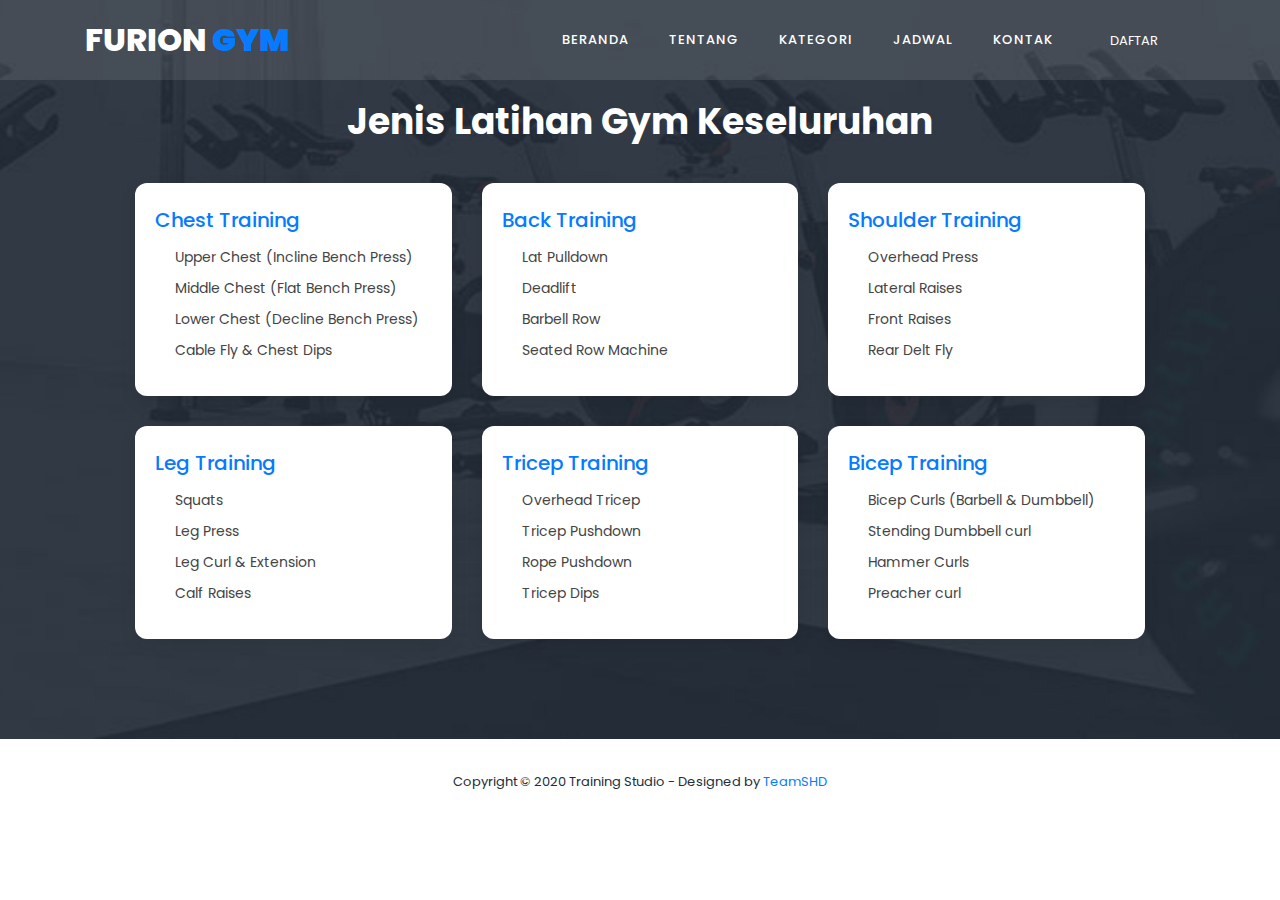
<file: jadwal.html>
<!DOCTYPE html>
<html lang="en">
<head>
    <meta charset="UTF-8">
    <meta name="viewport" content="width=device-width, initial-scale=1.0">
    <title>Document</title>
    
    <link rel="stylesheet" type="text/css" href="assets/css/bootstrap.min.css">

    <link rel="stylesheet" type="text/css" href="assets/css/font-awesome.css">
    <link rel="stylesheet" href="assets/css/templatemo-training-studio.css">
</head>
<header class="header-area header-sticky">
        <div class="container">
            <div class="row">
                <div class="col-12">
                    <nav class="main-nav">
                        <!-- ***** Logo Start ***** -->
                        <a href="index.html" class="logo">FURION<em> GYM</em></a>
                        <!-- ***** Logo End ***** -->
                        <!-- ***** Menu Start ***** -->
                        <ul class="nav">
                            <li ><a href="index.html">Beranda</a></li>
                            <li ><a href="features.html">Tentang</a></li>
                            <li ><a href="our-classes.html">Kategori</a></li>
                            <li ><a href="schedule.html">Jadwal</a></li>
                            <li ><a href="contact-us.html">Kontak</a></li> 
                            <li class="main-button"><a href="index.html">Daftar</a></li>
                        </ul>        
                        <a class='menu-trigger'>
                            <span>Menu</span>
                        </a>
                        <!-- ***** Menu End ***** -->
                    </nav>
                </div>
            </div>
        </div>
</header>
<body>
<section class="workout-section">
  <div class="container">
    <h2 class="section-title">Jenis Latihan Gym Keseluruhan</h2>

    <div class="workout-grid">
      <div class="workout-card">
        <h4>Chest Training</h4>
        <ul>
          <li>Upper Chest (Incline Bench Press)</li>
          <li>Middle Chest (Flat Bench Press)</li>
          <li>Lower Chest (Decline Bench Press)</li>
          <li>Cable Fly & Chest Dips</li>
        </ul>
      </div>
      <div class="workout-card">
        <h4>Back Training</h4>
        <ul>
          <li>Lat Pulldown</li>
          <li>Deadlift</li>
          <li>Barbell Row</li>
          <li>Seated Row Machine</li>
        </ul>
      </div>
      <div class="workout-card">
        <h4>Shoulder Training</h4>
        <ul>
          <li>Overhead Press</li>
          <li>Lateral Raises</li>
          <li>Front Raises</li>
          <li>Rear Delt Fly</li>
        </ul>
      </div>
      <div class="workout-card">
        <h4>Leg Training</h4>
        <ul>
          <li>Squats</li>
          <li>Leg Press</li>
          <li>Leg Curl & Extension</li>
          <li>Calf Raises</li>
        </ul>
      </div>
      <div class="workout-card">
        <h4>Tricep Training</h4>
        <ul>
          <li>Overhead Tricep</li>
          <li>Tricep Pushdown</li>
          <li>Rope Pushdown</li>
          <li>Tricep Dips</li>
        </ul>
      </div>
      <div class="workout-card">
        <h4>Bicep Training</h4>
        <ul>
          <li>Bicep Curls (Barbell & Dumbbell)</li>
          <li>Stending Dumbbell curl</li>
          <li>Hammer Curls</li>
          <li>Preacher curl</li>
        </ul>
      </div>
    </div>
  </div>
</section>
 <footer>
        <div class="container">
            <div class="row">
                <div class="col-lg-12">
                    <p>Copyright &copy; 2020 Training Studio
                    
                    - Designed by <a rel="nofollow" href="https://templatemo.com" class="tm-text-link" target="_parent">TeamSHD</a></p>
                    
                    <!-- You shall support us a little via PayPal to info@templatemo.com -->
                    
                </div>
            </div>
        </div>
  </footer>    
<script src="assets/js/jquery-2.1.0.min.js"></script>

    <!-- Bootstrap -->
    <script src="assets/js/popper.js"></script>
    <script src="assets/js/bootstrap.min.js"></script>

    <!-- Plugins -->
    <script src="assets/js/scrollreveal.min.js"></script>
    <script src="assets/js/waypoints.min.js"></script>
    <script src="assets/js/jquery.counterup.min.js"></script>
    <script src="assets/js/imgfix.min.js"></script> 
    <script src="assets/js/mixitup.js"></script> 
    <script src="assets/js/accordions.js"></script>
    
    <!-- Global Init -->
    <script src="assets/js/custom.js"></script>
</body>
</html>
</file>
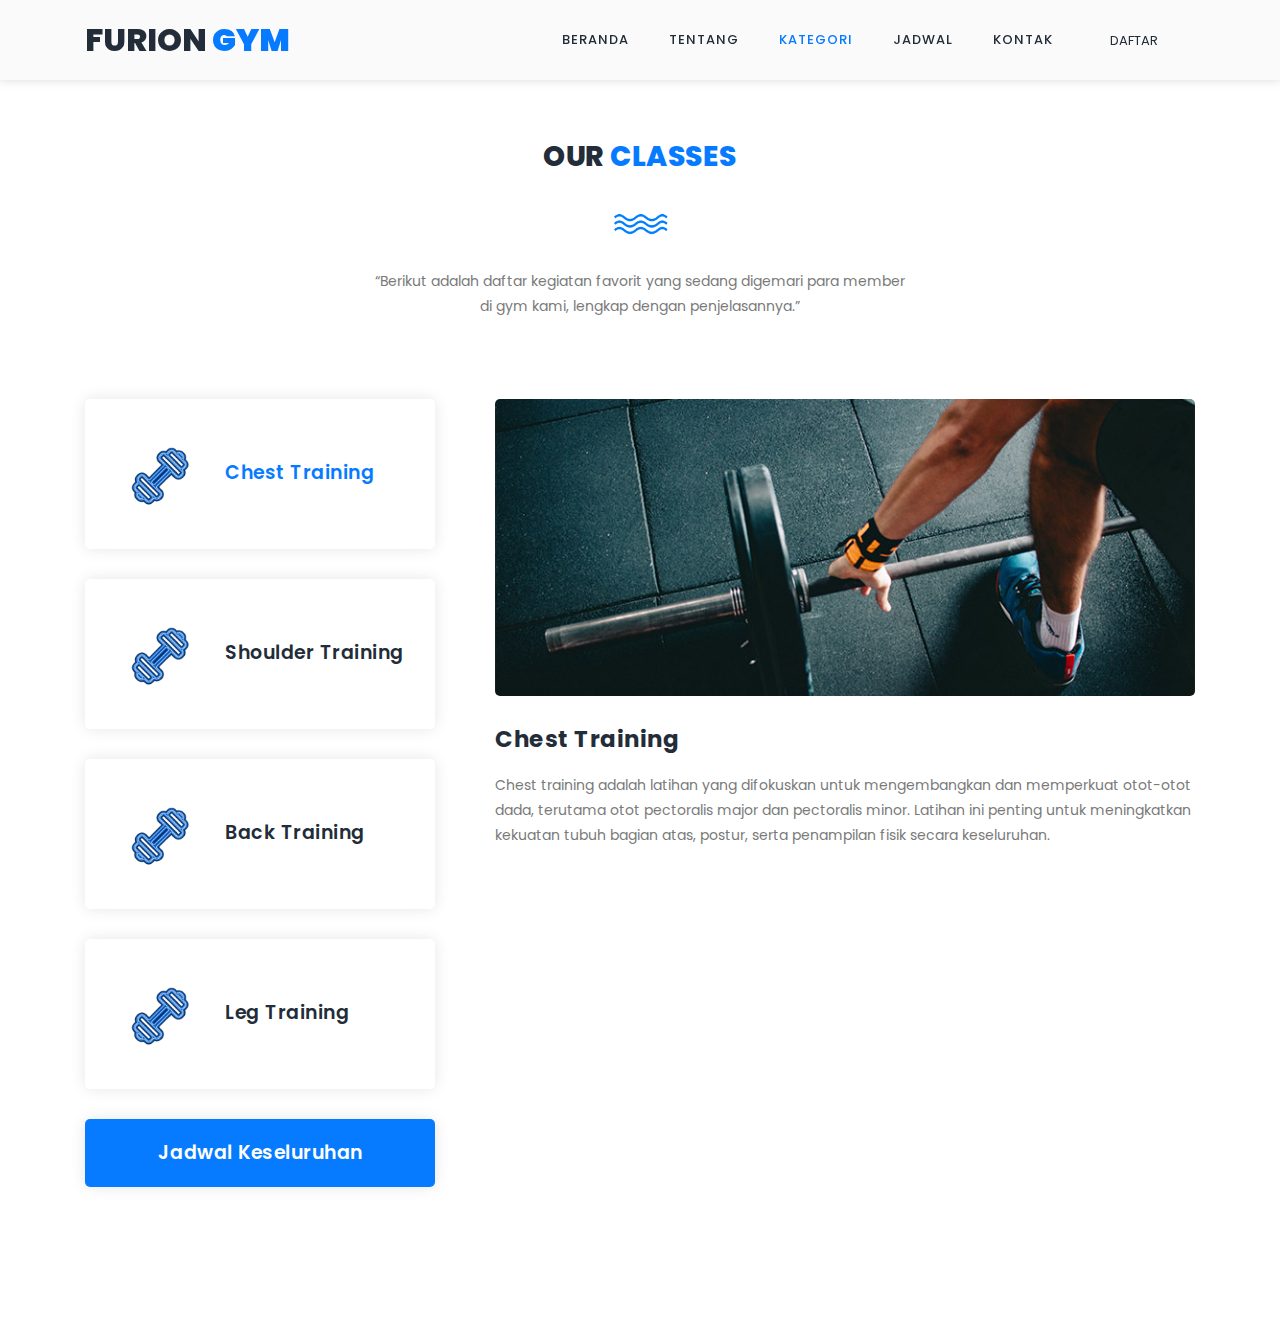
<file: our-classes.html>
<!DOCTYPE html>
<html lang="en">
<head>
    <meta charset="utf-8">
    <meta name="viewport" content="width=device-width, initial-scale=1, shrink-to-fit=no">
    <meta name="description" content="">
    <meta name="author" content="">
    <link href="https://fonts.googleapis.com/css?family=Poppins:100,100i,200,200i,300,300i,400,400i,500,500i,600,600i,700,700i,800,800i,900,900i&display=swap" rel="stylesheet">

    <title>Training Studio - Free CSS Template</title>
<!--

TemplateMo 548 Training Studio

https://templatemo.com/tm-548-training-studio

-->
    <!-- Additional CSS Files -->
    <link rel="stylesheet" type="text/css" href="assets/css/bootstrap.min.css">

    <link rel="stylesheet" type="text/css" href="assets/css/font-awesome.css">

    <link rel="stylesheet" href="assets/css/templatemo-training-studio.css">
</head>
<header class="header-area header-sticky">
        <div class="container">
            <div class="row">
                <div class="col-12">
                    <nav class="main-nav">
                        <!-- ***** Logo Start ***** -->
                        <a href="index.html" class="logo">FURION<em> GYM</em></a>
                        <!-- ***** Logo End ***** -->
                        <!-- ***** Menu Start ***** -->
                        <ul class="nav">
                            <li ><a href="index.html">Beranda</a></li>
                            <li ><a href="features.html">Tentang</a></li>
                            <li ><a href="our-classes.html" class="active">Kategori</a></li>
                            <li ><a href="schedule.html">Jadwal</a></li>
                            <li ><a href="contact-us.html">Kontak</a></li> 
                            <li class="main-button"><a href="index.html">Daftar</a></li>
                        </ul>        
                        <a class='menu-trigger'>
                            <span>Menu</span>
                        </a>
                        <!-- ***** Menu End ***** -->
                    </nav>
                </div>
            </div>
        </div>
</header>
<body>
  <section class="section" id="our-classes">
        <div class="container">
            <div class="row">
                <div class="col-lg-6 offset-lg-3">
                    <div class="section-heading">
                        <h2>Our <em>Classes</em></h2>
                        <img src="assets/images/7d3ef89f99ba0d0a0ade69d957a63ed4.png" class="logoombak" alt="">
                        <p>“Berikut adalah daftar kegiatan favorit yang sedang digemari para member di gym kami, lengkap dengan penjelasannya.”</p>
                    </div>
                </div>
            </div>
            <div class="row" id="tabs">
              <div class="col-lg-4">
                <ul>
                  <li><a href='#tabs-1'><img src="assets/images/Gym-blue-removebg-preview.png"  alt="">Chest Training</a></li>
                  <li><a href='#tabs-2'><img src="assets/images/Gym-blue-removebg-preview.png" alt="">Shoulder Training</a></a></li>
                  <li><a href='#tabs-3'><img src="assets/images/Gym-blue-removebg-preview.png" alt="">Back Training</a></a></li>
                  <li><a href='#tabs-4'><img src="assets/images/Gym-blue-removebg-preview.png" alt="">Leg Training</a></a></li>
                  <div class="main-rounded-button"><a href="jadwal.html">Jadwal Keseluruhan</a></div>
                </ul>
              </div>
              <div class="col-lg-8">
                <section class='tabs-content'>
                  <article id='tabs-1'>
                    <img src="assets/images/training-image-01.jpg" alt="First Class">
                    <h4>Chest Training</h4>
                    <p>Chest training adalah latihan yang difokuskan untuk mengembangkan dan memperkuat otot-otot dada, terutama otot pectoralis major dan pectoralis minor. Latihan ini penting untuk meningkatkan kekuatan tubuh bagian atas, postur, serta penampilan fisik secara keseluruhan.</p>
                    <div class="main-button">
                        <a href="#">Lihat Jadwal</a>
                    </div>
                  </article>
                  <article id='tabs-2'>
                    <img src="assets/images/training-image-02.jpg" alt="Second Training">
                    <h4>Shoulder Training</h4>
                    <p>Shoulder training atau latihan bahu di gym merupakan bagian penting dari program kebugaran yang bertujuan untuk memperkuat, membentuk, dan meningkatkan mobilitas serta stabilitas bahu. Bahu adalah salah satu sendi yang paling fleksibel dalam tubuh manusia, tetapi juga termasuk yang paling rentan terhadap cedera jika tidak dilatih dengan benar.</p>
                    <div class="main-button">
                        <a href="#">Lihat Jadwal</a>
                    </div>
                  </article>
                  <article id='tabs-3'>
                    <img src="assets/images/training-image-03.jpg" alt="Third Class">
                    <h4>Back Training</h4>
                    <p>Back training atau latihan punggung di gym adalah salah satu komponen terpenting dalam program latihan kekuatan tubuh bagian atas. Otot punggung adalah kelompok otot yang besar dan kompleks, yang berperan penting dalam postur tubuh, kekuatan, serta stabilitas. Melatih punggung secara teratur akan membantu menciptakan tubuh yang proporsional, memperbaiki postur, dan mengurangi risiko cedera, terutama di area tulang belakang dan bahu.</p>
                    <div class="main-button">
                        <a href="#">Lihat Jadwal</a>
                    </div>
                  </article>
                  <article id='tabs-4'>
                    <img src="assets/images/training-image-04.jpg" alt="Fourth Training">
                    <h4>Leg Training</h4>
                    <p>Leg training atau latihan kaki di gym adalah komponen fundamental dalam program kebugaran yang sering kali diabaikan, padahal memiliki peran yang sangat penting dalam membangun kekuatan menyeluruh, meningkatkan performa atletik, serta menciptakan tubuh yang proporsional dan simetris. Latihan kaki melibatkan kelompok otot terbesar di tubuh, yang menjadikannya sangat efektif untuk pembakaran kalori, peningkatan hormon anabolik (seperti testosteron dan growth hormone), serta penguatan sistem otot dan rangka secara keseluruhan.</p>
                    <div class="main-button">
                        <a href="#">Lihat Jadwal</a>
                    </div>
                  </article>
                </section>
              </div>
            </div>
        </div>
    </section>
    <!-- jQuery -->
    <script src="assets/js/jquery-2.1.0.min.js"></script>

    <!-- Bootstrap -->
    <script src="assets/js/popper.js"></script>
    <script src="assets/js/bootstrap.min.js"></script>

    <!-- Plugins -->
    <script src="assets/js/scrollreveal.min.js"></script>
    <script src="assets/js/waypoints.min.js"></script>
    <script src="assets/js/jquery.counterup.min.js"></script>
    <script src="assets/js/imgfix.min.js"></script> 
    <script src="assets/js/mixitup.js"></script> 
    <script src="assets/js/accordions.js"></script>
    
    <!-- Global Init -->
    <script src="assets/js/custom.js"></script>

</body>
</html>
</file>
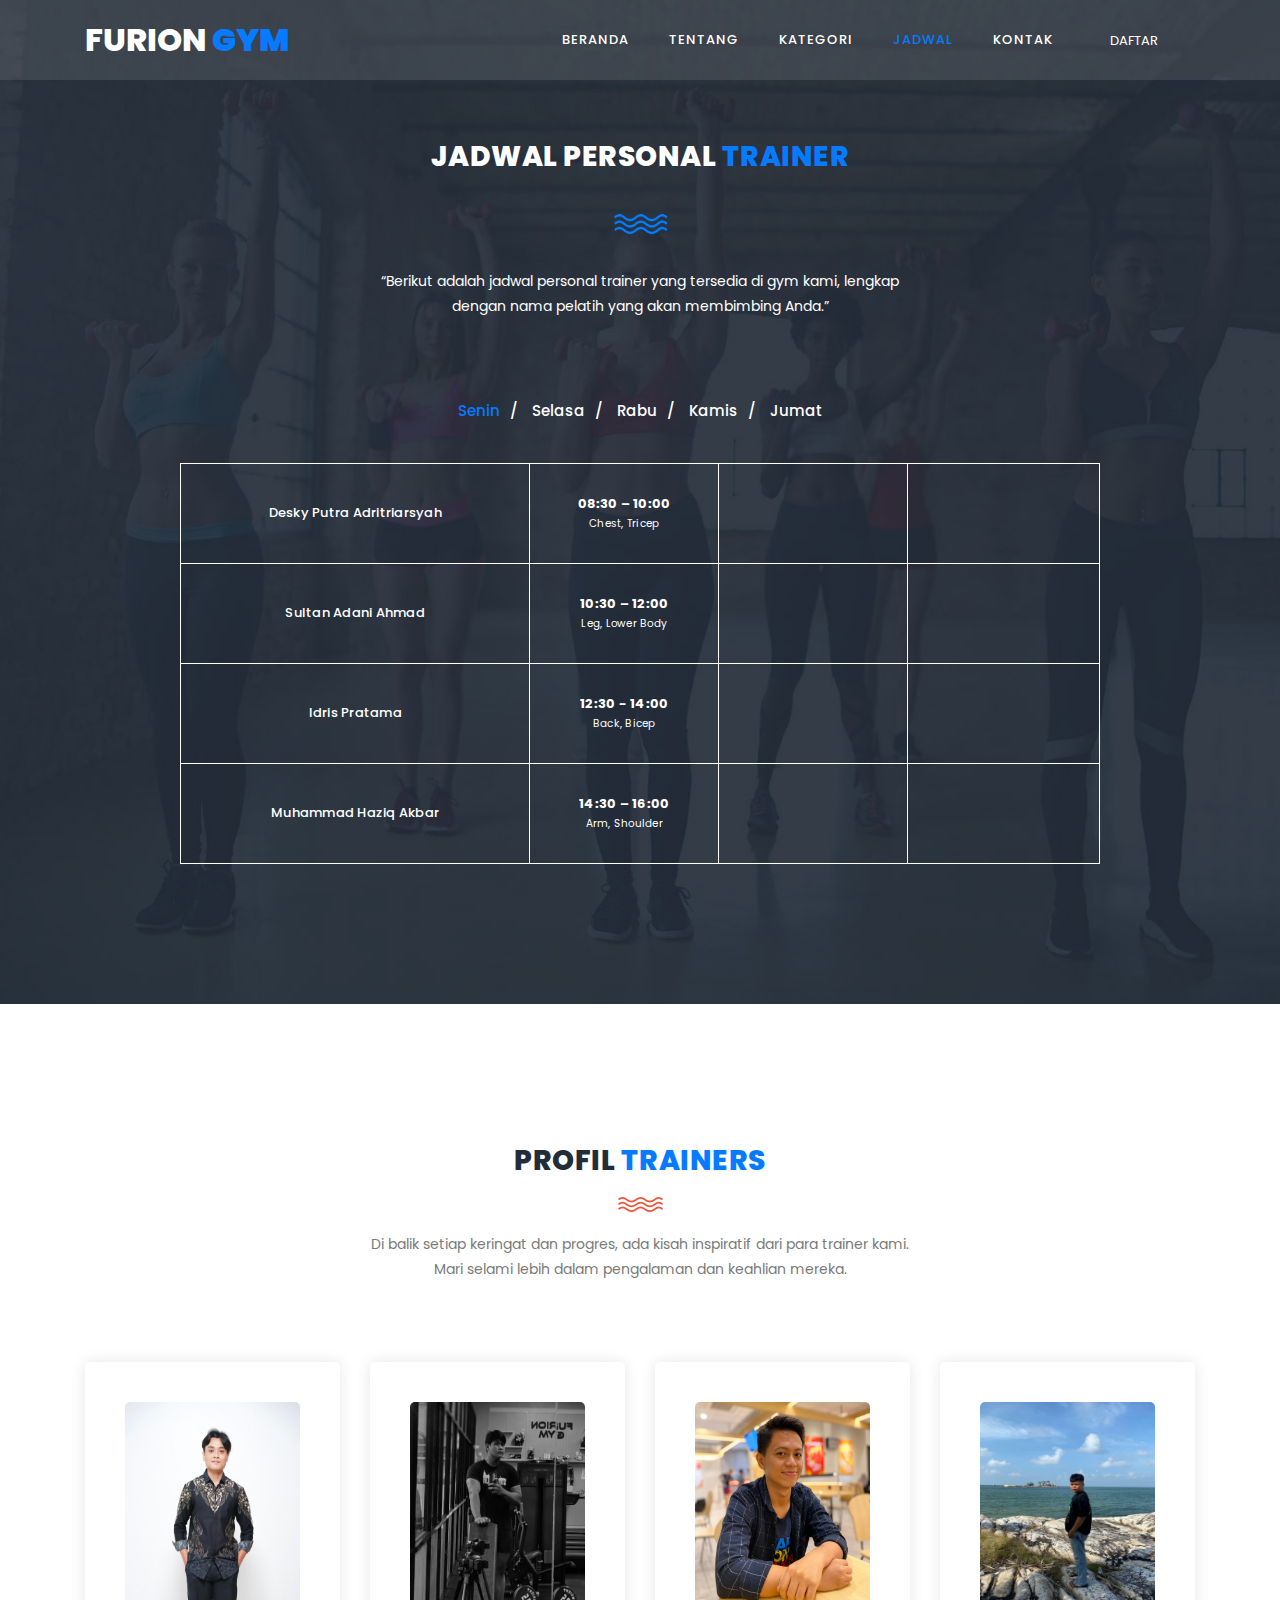
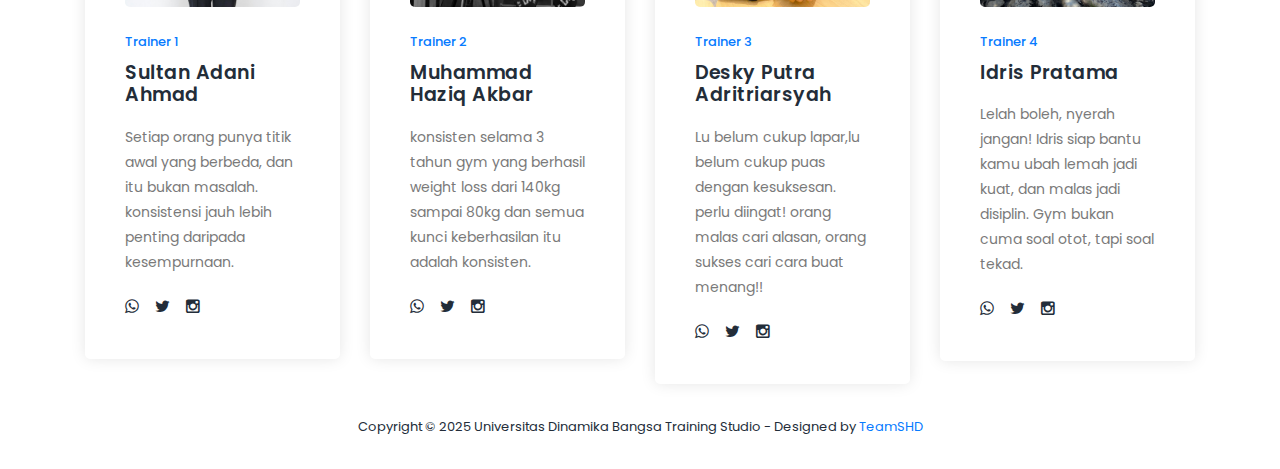
<file: schedule.html>
<!DOCTYPE html>
<html lang="en">
<head>
    <meta charset="utf-8">
    <meta name="viewport" content="width=device-width, initial-scale=1, shrink-to-fit=no">
    <meta name="description" content="">
    <meta name="author" content="">
    <link href="https://fonts.googleapis.com/css?family=Poppins:100,100i,200,200i,300,300i,400,400i,500,500i,600,600i,700,700i,800,800i,900,900i&display=swap" rel="stylesheet">

    <title>Training Studio - Free CSS Template</title>
<!--

TemplateMo 548 Training Studio

https://templatemo.com/tm-548-training-studio

-->
    <!-- Additional CSS Files -->
    <link rel="stylesheet" type="text/css" href="assets/css/bootstrap.min.css">

    <link rel="stylesheet" type="text/css" href="assets/css/font-awesome.css">

    <link rel="stylesheet" href="assets/css/templatemo-training-studio.css">
</head>
<header class="header-area header-sticky">
        <div class="container">
            <div class="row">
                <div class="col-12">
                    <nav class="main-nav">
                        <!-- ***** Logo Start ***** -->
                        <a href="index.html" class="logo">FURION<em> GYM</em></a>
                        <!-- ***** Logo End ***** -->
                        <!-- ***** Menu Start ***** -->
                        <ul class="nav">
                            <li ><a href="index.html">Beranda</a></li>
                            <li ><a href="features.html">Tentang</a></li>
                            <li ><a href="our-classes.html">Kategori</a></li>
                            <li ><a href="schedule.html" class="active">Jadwal</a></li>
                            <li ><a href="contact-us.html">Kontak</a></li> 
                            <li class="main-button"><a href="index.html">Daftar</a></li>
                        </ul>        
                        <a class='menu-trigger'>
                            <span>Menu</span>
                        </a>
                        <!-- ***** Menu End ***** -->
                    </nav>
                </div>
            </div>
        </div>
</header>
<body>
    <section class="section" id="schedule">
        <div class="container">
            <div class="row">
                <div class="col-lg-6 offset-lg-3">
                    <div class="section-heading dark-bg">
                        <h2 style="color: #fff;">Jadwal personal <em>Trainer</em></h2>
                        <img src="assets/images/7d3ef89f99ba0d0a0ade69d957a63ed4.png" class="logoombak" alt="">
                        <p>“Berikut adalah jadwal personal trainer yang tersedia di gym kami, lengkap dengan nama pelatih yang akan membimbing Anda.”</p>
                    </div>
                </div>
            </div>
            <div class="row">
                <div class="col-lg-12">
                    <div class="filters">
                        <ul class="schedule-filter">
                            <li class="active" data-tsfilter="monday">Senin</li>
                            <li data-tsfilter="tuesday">Selasa</li>
                            <li data-tsfilter="wednesday">Rabu</li>
                            <li data-tsfilter="thursday">Kamis</li>
                            <li data-tsfilter="friday">Jumat</li>
                        </ul>
                    </div>
                </div>
                <div class="col-lg-10 offset-lg-1">
                    <div class="schedule-table filtering">
                        <table>
                            <tbody>
                             <td class="day-time">Desky Putra Adritriarsyah</td>
                                <td class="monday ts-item show" data-tsmeta="monday">
                                    <div class="schedule-container">
                                    <div class="schedule-block">
                                        <strong>08:30 – 10:00</strong><br>
                                        <small>Chest, Tricep</small>
                                    </div>
                                    </div>
                                </td>
                                <td class="tuesday ts-item" data-tsmeta="tuesday">
                                    <div class="schedule-block">
                                        <strong>11:45 – 13:30</strong><br>
                                        <small>Leg, Lower Body</small>
                                    </div>
                                </td>
                                <td class="friday ts-item" data-tsmeta="friday">
                                        <div class="schedule-block">
                                        <strong>08:30 – 10:00</strong><br>
                                        <small>Arm, Shoulder</small>
                                    </div>
                                </td>
                                <tr>
                                <td class="day-time">Sultan Adani Ahmad</td>
                                    <td class="monday ts-item show" data-tsmeta="monday">
                                    <div class="schedule-container">
                                    <div class="schedule-block">
                                        <strong>10:30 – 12:00</strong><br>
                                        <small>Leg, Lower Body</small>
                                    </div>
                                    </div>
                                </td>
                                <td class="wednesday ts-item" data-tsmeta="wednesday">
                                    <div class="schedule-block">
                                        <strong>18:00 – 19:30</strong><br>
                                        <small>Back, Bicep</small>
                                    </div>
                                </td>
                                <td class="thursday ts-item" data-tsmeta="thursday">
                                        <div class="schedule-block">
                                        <strong>16:30 – 18:00</strong><br>
                                        <small>Arm, Shoulder</small>
                                    </div>
                                </td>
                                </tr>
                                <tr>
                                <td class="day-time">Idris Pratama</td>
                                    <td class="monday ts-item show" data-tsmeta="monday">
                                    <div class="schedule-container">
                                    <div class="schedule-block">
                                        <strong>12:30 - 14:00</strong><br>
                                        <small>Back, Bicep</small>
                                    </div>
                                    </div>
                                </td>
                                <td class="wednesday ts-item" data-tsmeta="wednesday">
                                    <div class="schedule-block">
                                        <strong>08:00 – 10:30</strong><br>
                                        <small>Arm, Shoulder</small>
                                    </div>
                                </td>
                                <td class="friday ts-item" data-tsmeta="friday">
                                        <div class="schedule-block">
                                        <strong>10:30 – 12:00</strong><br>
                                        <small>Chest, Tricep</small>
                                    </div>
                                </td>
                                </tr>
                                <tr>
                                    <td class="day-time">Muhammad Haziq Akbar</td>
                                    <td class="monday ts-item show" data-tsmeta="monday">
                                    <div class="schedule-container">
                                    <div class="schedule-block">
                                        <strong>14:30 – 16:00</strong><br>
                                        <small>Arm, Shoulder</small>
                                    </div>
                                    </div>
                                </td>
                                <td class="tuesday ts-item" data-tsmeta="tuesday">
                                    <div class="schedule-block">
                                        <strong>09:00 – 11:00</strong><br>
                                        <small>Back, Bicep</small>
                                    </div>
                                </td>
                                <td class="thursday ts-item" data-tsmeta="thursday">
                                        <div class="schedule-block">
                                        <strong>19:00 – 20:30</strong><br>
                                        <small>Leg (Lower Body)</small>
                                    </div>
                                </td>
                                </tr>
                            </tbody>
                        </table>
                    </div>
                </div>
            </div>
        </div>
    </section>
    <section class="section" id="trainers">
        <div class="container">
            <div class="row">
                <div class="col-lg-6 offset-lg-3">
                    <div class="section-heading">
                        <h2>Profil <em>Trainers</em></h2>
                        <img src="assets/images/line-dec.png" alt="">
                        <p>Di balik setiap keringat dan progres, ada kisah inspiratif dari para trainer kami. Mari selami lebih dalam pengalaman dan keahlian mereka.</p>
                    </div>
                </div>
            </div>
            <div class="row">
                <div class="col-lg-3">
                    <div class="trainer-item">
                        <div class="image-thumb">
                            <img src="assets/images/Gambar WhatsApp 2025-06-06 pukul 11.10.24_f6b3bec5.jpg" class="fotosultan"  alt="">
                        </div>
                        <div class="down-content">
                            <span>Trainer 1</span>
                            <h4>Sultan Adani Ahmad</h4>
                            <p>Setiap orang punya titik awal yang berbeda, dan itu bukan masalah. konsistensi jauh lebih penting daripada kesempurnaan. </p>
                            <ul class="social-icons">
                                <li><a href="https://wa.me/6285832006695" target="_blank"><i class="fa fa-whatsapp"></i></a></li>
                                <li><a href="https://x.com/suldhmdh_" target="_blank"><i class="fa fa-twitter"></i></a></li>
                                <li><a href="https://www.instagram.com/sultan_adani/" target="_blank"><i class="fa fa-instagram"></i></a></li>
                            </ul>
                        </div>
                    </div>
                </div>
                <div class="col-lg-3">
                    <div class="trainer-item">
                        <div class="image-thumb">
                            <img src="assets/images/Gambar WhatsApp 2025-06-07 pukul 20.59.20_9d0bc915.jpg" class="fotosultan" alt="">
                        </div>
                        <div class="down-content">
                            <span>Trainer 2</span>
                            <h4>Muhammad Haziq Akbar</h4>
                            <p>konsisten selama 3 tahun gym yang berhasil weight loss dari 140kg sampai 80kg dan semua kunci keberhasilan itu adalah konsisten.</p>
                            <ul class="social-icons">
                                <li><a href="https://wa.me/6282243543905" target="_blank"><i class="fa fa-whatsapp"></i></a></li>
                                <li><a href="https://x.com/ynameis12" target="_blank"><i class="fa fa-twitter"></i></a></li>
                                <li><a href="https://www.instagram.com/aziik_10?igsh=aHl5YTgzYmgwNHJ0" target="_blank"><i class="fa fa-instagram"></i></a></li>
                            </ul>
                        </div>
                    </div>
                </div>
                <div class="col-lg-3">
                    <div class="trainer-item">
                        <div class="image-thumb">
                            <img src="assets/images/Gambar WhatsApp 2025-06-07 pukul 21.10.21_1595315d.jpg" class="fotosultan" alt="">
                        </div>
                        <div class="down-content">
                            <span>Trainer 3</span>
                            <h4>Desky Putra Adritriarsyah</h4>
                            <p>Lu belum cukup lapar,lu belum cukup puas dengan kesuksesan. perlu diingat! orang malas cari alasan, orang sukses cari cara buat menang!!</p>
                            <ul class="social-icons">
                                <li><a href="https://wa.me/6282371841484" target="_blank"><i class="fa fa-whatsapp"></i></a></li>
                                <li><a href="https://x.com/GogoDiego555270?t=SpEuYVOxGXFjZBteXWiCTw&s=09" target="_blank"><i class="fa fa-twitter"></i></a></li>
                                <li><a href="https://www.instagram.com/diegosyah_?igsh=MTNhaHdnejFuN3k3dw==" target="_blank"><i class="fa fa-instagram"></i></a></li>
                            </ul>
                        </div>
                    </div>
                </div>
                <div class="col-lg-3">
                    <div class="trainer-item">
                        <div class="image-thumb">
                            <img src="assets/images/Gambar WhatsApp 2025-06-22 pukul 00.14.25_e310aa65.jpg" class="fotosultan" alt="">
                        </div>
                        <div class="down-content">
                            <span>Trainer 4</span>
                            <h4>Idris Pratama</h4>
                            <p>Lelah boleh, nyerah jangan! Idris siap bantu kamu ubah lemah jadi kuat, dan malas jadi disiplin. Gym bukan cuma soal otot, tapi soal tekad.</p>
                            <ul class="social-icons">
                                <li><a href="https://wa.me/6282371841484" target="_blank"><i class="fa fa-whatsapp"></i></a></li>
                                <li><a href="https://x.com/Idrispratama22?t=rEvW1I2GCh-yrAZHUnFIsw&s=09" target="_blank"><i class="fa fa-twitter"></i></a></li>
                                <li><a href="https://www.instagram.com/idris364_/" target="_blank"><i class="fa fa-instagram"></i></a></li>
                            </ul>
                        </div>
                    </div>
                </div>
            </div>
        </div>
    </section>

  <footer>
        <div class="container">
            <div class="row">
                <div class="col-lg-12">
                    <p>Copyright &copy; 2025 Universitas Dinamika Bangsa Training Studio
                    
                    - Designed by <a rel="nofollow" href="https://templatemo.com" class="tm-text-link" target="_parent">TeamSHD</a></p>
                    
                    <!-- You shall support us a little via PayPal to info@templatemo.com -->
                    
                </div>
            </div>
        </div>
    </footer>    
    <!-- jQuery -->
    <script src="assets/js/jquery-2.1.0.min.js"></script>

    <!-- Bootstrap -->
    <script src="assets/js/popper.js"></script>
    <script src="assets/js/bootstrap.min.js"></script>

    <!-- Plugins -->
    <script src="assets/js/scrollreveal.min.js"></script>
    <script src="assets/js/waypoints.min.js"></script>
    <script src="assets/js/jquery.counterup.min.js"></script>
    <script src="assets/js/imgfix.min.js"></script> 
    <script src="assets/js/mixitup.js"></script> 
    <script src="assets/js/accordions.js"></script>
    
    <!-- Global Init -->
    <script src="assets/js/custom.js"></script>
    
</body>
</html>
</file>
<file: assets/css/templatemo-training-studio.css>
/*

TemplateMo 548 Training Studio

https://templatemo.com/tm-548-training-studio

*/

/* ---------------------------------------------
Table of contents
------------------------------------------------
01. font & reset css
02. reset
03. global styles
04. header
05. banner
06. features
07. testimonials
08. contact
09. footer
10. preloader
11. search
12. portfolio

--------------------------------------------- */
/* 
---------------------------------------------
font & reset css
--------------------------------------------- 
*/
@import url("https://fonts.googleapis.com/css?family=Poppins:100,100i,200,200i,300,300i,400,400i,500,500i,600,600i,700,700i,800,800i,900,900i");
/* 
---------------------------------------------
reset
--------------------------------------------- 
*/
html, body, div, span, applet, object, iframe, h1, h2, h3, h4, h5, h6, p, blockquote, div
pre, a, abbr, acronym, address, big, cite, code, del, dfn, em, font, img, ins, kbd, q,
s, samp, small, strike, strong, sub, sup, tt, var, b, u, i, center, dl, dt, dd, ol, ul, li,
figure, header, nav, section, article, aside, footer, figcaption {
  margin: 0;
  padding: 0;
  border: 0;
  outline: 0;
}

.clearfix:after {
  content: ".";
  display: block;
  clear: both;
  visibility: hidden;
  line-height: 0;
  height: 0;
}

.clearfix {
  display: inline-block;
}

html[xmlns] .clearfix {
  display: block;
}

* html .clearfix {
  height: 1%;
}

ul, li {
  padding: 0;
  margin: 0;
  list-style: none;
}

header, nav, section, article, aside, footer, hgroup {
  display: block;
}

* {
  box-sizing: border-box;
}

html, body {
  font-family: 'Poppins', sans-serif;
  font-weight: 400;
  background-color: #fff;
  font-size: 16px;
  -ms-text-size-adjust: 100%;
  -webkit-font-smoothing: antialiased;
  -moz-osx-font-smoothing: grayscale;
}

a {
  text-decoration: none !important;
}

h1, h2, h3, h4, h5, h6 {
  margin-top: 0px;
  margin-bottom: 0px;
}

ul {
  margin-bottom: 0px;
}

p {
  font-size: 14px;
  line-height: 25px;
  color: #7a7a7a;
}

/* 
---------------------------------------------
global styles
--------------------------------------------- 
*/
html,
body {
  background: #fff;
  font-family: 'Poppins', sans-serif;
}

::selection {
  background: #077BFF;
  color: #fff;
}

::-moz-selection {
  background: #077BFF;
  color: #fff;
}

@media (max-width: 991px) {
  html, body {
    overflow-x: hidden;
  }
  .mobile-top-fix {
    margin-top: 30px;
    margin-bottom: 0px;
  }
  .mobile-bottom-fix {
    margin-bottom: 30px;
  }
  .mobile-bottom-fix-big {
    margin-bottom: 60px;
  }
}

.section-heading {
  text-align: center;
  margin-top: 140px;
  margin-bottom: 80px;
}

.section-heading h2 {
  font-size: 28px;
  font-weight: 800;
  color: #232d39;
  text-transform: uppercase;
  letter-spacing: 0.5px;
  margin-top: 0px;
  margin-bottom: 0px;
}

.section-heading h2 em {
  font-style: normal;
  color: #077BFF;
}

.section-heading img {
  margin: 20px auto;
}

.dark-bg h2 {
  color: #fff;
}

.dark-bg p {
  color: #fff;
}

.main-button a {
  display: inline-block;
  font-size: 15px;
  padding: 12px 20px;
  background-color: none;
  color: #fff;
  text-align: center;
  font-weight: 400;
  text-transform: uppercase;
  transition: all .3s;
}

.main-button a:hover {
  background-color: #077BFF;
}


/* 
---------------------------------------------
header
--------------------------------------------- 
*/

.background-header {
  background: rgba(250,250,250,0.99) !important;
  height: 80px!important;
  position: fixed!important;
  top: 0px;
  left: 0px;
  right: 0px;
  box-shadow: 0px 0px 10px rgba(0,0,0,0.15)!important;
}

.background-header .logo,
.background-header .main-nav .nav li a {
  color: #232d39!important;
}

.background-header .main-nav .nav li:last-child a {
  color: #232d39 !important;
}

.background-header .main-nav .nav li:last-child a:hover {
  color: none; 
}

.background-header .main-nav .nav li:hover a {
  color: #077BFF!important;
}

.background-header .nav li a.active {
  color: #077BFF!important;
}

.header-area {
  position: absolute;
  top: 0px;
  left: 0px;
  right: 0px;
  z-index: 100;
  height: 80px;
  background: rgba(250,250,250,0.1);
  -webkit-transition: all .5s ease 0s;
  -moz-transition: all .5s ease 0s;
  -o-transition: all .5s ease 0s;
  transition: all .5s ease 0s;
}

.header-area .main-nav {
  min-height: 80px;
  background: transparent;
}

.header-area .main-nav .logo {
  line-height: 80px;
  color: #fff;
  font-size: 32px;
  font-weight: 800;
  text-transform: uppercase;
  float: left;
  -webkit-transition: all 0.3s ease 0s;
  -moz-transition: all 0.3s ease 0s;
  -o-transition: all 0.3s ease 0s;
  transition: all 0.3s ease 0s;
}

.header-area .main-nav .logo em {
  font-style: normal;
  color: #077BFF;
  font-weight: 900;
}

.header-area .main-nav .nav {
  float: right;
  margin-top: 27px;
  margin-right: 0px;
  background-color: transparent;
  -webkit-transition: all 0.3s ease 0s;
  -moz-transition: all 0.3s ease 0s;
  -o-transition: all 0.3s ease 0s;
  transition: all 0.3s ease 0s;
  position: relative;
  z-index: 999;
}

.header-area .main-nav .nav li {
  padding-left: 20px;
  padding-right: 20px;
}

.header-area .main-nav .nav li a {
  display: block;
  font-weight: 500;
  font-size: 13px;
  color: #7a7a7a;
  text-transform: uppercase;
  -webkit-transition: all 0.3s ease 0s;
  -moz-transition: all 0.3s ease 0s;
  -o-transition: all 0.3s ease 0s;
  transition: all 0.3s ease 0s;
  height: 40px;
  line-height: 40px;
  border: transparent;
  letter-spacing: 1px;
}

.header-area .main-nav .nav li a {
  color: #fff;
}

.header-area .main-nav .nav li:last-child a {
  display: inline-block;
  font-size: 13px;
  padding: 11px 17px;
  background-color: none;
  color: #fff;
  text-align: center;
  font-weight: 400;
  letter-spacing: 0px;
  text-transform: uppercase;
  transition: all .3s;
  height: auto;
  line-height: 20px;
}

.header-area .main-nav .nav li:last-child a:hover {
  background-color:#fff ;
  opacity: 0.7;
}

.header-area .main-nav .nav li:hover a,
.header-area .main-nav .nav li a.active {
  color: #077BFF!important;
  opacity: 1;
}

.background-header .main-nav .nav li:hover a,
.background-header .main-nav .nav li a.active {
  color: #077BFF!important;
  opacity: 1;
}

.header-area .main-nav .menu-trigger {
  cursor: pointer;
  display: block;
  position: absolute;
  top: 23px;
  width: 32px;
  height: 40px;
  text-indent: -9999em;
  z-index: 99;
  right: 40px;
  display: none;
}

.header-area .main-nav .menu-trigger span,
.header-area .main-nav .menu-trigger span:before,
.header-area .main-nav .menu-trigger span:after {
  -moz-transition: all 0.4s;
  -o-transition: all 0.4s;
  -webkit-transition: all 0.4s;
  transition: all 0.4s;
  background-color: #1e1e1e;
  display: block;
  position: absolute;
  width: 30px;
  height: 2px;
  left: 0;
}

.background-header .main-nav .menu-trigger span,
.background-header .main-nav .menu-trigger span:before,
.background-header .main-nav .menu-trigger span:after {
  background-color: #1e1e1e;
}

.header-area .main-nav .menu-trigger span:before,
.header-area .main-nav .menu-trigger span:after {
  -moz-transition: all 0.4s;
  -o-transition: all 0.4s;
  -webkit-transition: all 0.4s;
  transition: all 0.4s;
  background-color: #1e1e1e;
  display: block;
  position: absolute;
  width: 30px;
  height: 2px;
  left: 0;
  width: 75%;
}

.background-header .main-nav .menu-trigger span:before,
.background-header .main-nav .menu-trigger span:after {
  background-color: #1e1e1e;
}

.header-area .main-nav .menu-trigger span:before,
.header-area .main-nav .menu-trigger span:after {
  content: "";
}

.header-area .main-nav .menu-trigger span {
  top: 16px;
}

.header-area .main-nav .menu-trigger span:before {
  -moz-transform-origin: 33% 100%;
  -ms-transform-origin: 33% 100%;
  -webkit-transform-origin: 33% 100%;
  transform-origin: 33% 100%;
  top: -10px;
  z-index: 10;
}

.header-area .main-nav .menu-trigger span:after {
  -moz-transform-origin: 33% 0;
  -ms-transform-origin: 33% 0;
  -webkit-transform-origin: 33% 0;
  transform-origin: 33% 0;
  top: 10px;
}

.header-area .main-nav .menu-trigger.active span,
.header-area .main-nav .menu-trigger.active span:before,
.header-area .main-nav .menu-trigger.active span:after {
  background-color: transparent;
  width: 100%;
}

.header-area .main-nav .menu-trigger.active span:before {
  -moz-transform: translateY(6px) translateX(1px) rotate(45deg);
  -ms-transform: translateY(6px) translateX(1px) rotate(45deg);
  -webkit-transform: translateY(6px) translateX(1px) rotate(45deg);
  transform: translateY(6px) translateX(1px) rotate(45deg);
  background-color: #1e1e1e;
}

.background-header .main-nav .menu-trigger.active span:before {
  background-color: #1e1e1e;
}

.header-area .main-nav .menu-trigger.active span:after {
  -moz-transform: translateY(-6px) translateX(1px) rotate(-45deg);
  -ms-transform: translateY(-6px) translateX(1px) rotate(-45deg);
  -webkit-transform: translateY(-6px) translateX(1px) rotate(-45deg);
  transform: translateY(-6px) translateX(1px) rotate(-45deg);
  background-color: #1e1e1e;
}

.background-header .main-nav .menu-trigger.active span:after {
  background-color: #1e1e1e;
}

.header-area.header-sticky {
  min-height: 80px;
}

.header-area.header-sticky .nav {
  margin-top: 20px !important;
}

.header-area.header-sticky .nav li a.active {
  color: #077BFF;
}

@media (max-width: 1200px) {
  .header-area .main-nav .nav li {
    padding-left: 12px;
    padding-right: 12px;
  }
  .header-area .main-nav:before {
    display: none;
  }
}

@media (max-width: 767px) {
  .header-area .main-nav .logo {
    color: #1e1e1e;
  }
  .header-area.header-sticky .nav li a:hover,
  .header-area.header-sticky .nav li a.active {
    color: #077BFF!important;
    opacity: 1;
  }
  .header-area {
    background-color: #f7f7f7;
    padding: 0px 15px;
    height: 80px;
    box-shadow: none;
    text-align: center;
  }
  .header-area .container {
    padding: 0px;
  }
  .header-area .logo {
    margin-left: 30px;
  }
  .header-area .menu-trigger {
    display: block !important;
  }
  .header-area .main-nav {
    overflow: hidden;
  }
  .header-area .main-nav .nav {
    float: none;
    width: 100%;
    display: none;
    -webkit-transition: all 0s ease 0s;
    -moz-transition: all 0s ease 0s;
    -o-transition: all 0s ease 0s;
    transition: all 0s ease 0s;
    margin-left: 0px;
  }
  .header-area .main-nav .nav li:first-child {
    border-top: 1px solid #eee;
  }
  .header-area .main-nav .nav li:last-child {
    width: 100%;
    background-color: #077BFF;
    color: #fff;
  }
  .header-area .main-nav .nav li:last-child a {
    background-color: #077BFF!important;
  }
  .header-area .main-nav .nav li:last-child a:hover,
  .header-area .main-nav .nav li:last-child:hover a {
    background-color: #077BFF!important;
    color: #fff!important;
  }
  .header-area.header-sticky .nav {
    margin-top: 80px !important;
  }
  .header-area .main-nav .nav li {
    width: 100%;
    background: #fff;
    border-bottom: 1px solid #eee;
    padding-left: 0px !important;
    padding-right: 0px !important;
  }
  .header-area .main-nav .nav li a {
    height: 50px !important;
    line-height: 50px !important;
    padding: 0px !important;
    border: none !important;
    background: #f7f7f7 !important;
    color: #232d39 !important;
  }
  .header-area .main-nav .nav li:last-child a {
    color: #fff!important;
  }
  .header-area .main-nav .nav li a:hover {
    background: #eee !important;
    color: #077BFF!important;
  }
  .header-area .main-nav .nav li.submenu ul {
    position: relative;
    visibility: inherit;
    opacity: 1;
    z-index: 1;
    transform: translateY(0%);
    transition-delay: 0s, 0s, 0.3s;
    top: 0px;
    width: 100%;
    box-shadow: none;
    height: 0px;
  }
  .header-area .main-nav .nav li.submenu ul li a {
    font-size: 12px;
    font-weight: 400;
  }
  .header-area .main-nav .nav li.submenu ul li a:hover:before {
    width: 0px;
  }
  .header-area .main-nav .nav li.submenu ul.active {
    height: auto !important;
  }
  .header-area .main-nav .nav li.submenu:after {
    color: #3B566E;
    right: 25px;
    font-size: 14px;
    top: 15px;
  }
  .header-area .main-nav .nav li.submenu:hover ul, .header-area .main-nav .nav li.submenu:focus ul {
    height: 0px;
  }
}

@media (min-width: 767px) {
  .header-area .main-nav .nav {
    display: flex !important;
  }
}


/* 
---------------------------------------------
banner
--------------------------------------------- 
*/

.main-banner {
  position: relative;
}

#bg-video {
    min-width: 100%;
    min-height: 100vh;
    max-width: 100%;
    max-height: 100vh;
    object-fit: cover;
    z-index: -1;
}

#bg-video::-webkit-media-controls {
    display: none !important;
}

.video-overlay {
    position: absolute;
    background-color: rgba(35,45,57,0.8);
    top: 0;
    left: 0;
    bottom: 7px;
    width: 100%;
}

.main-banner .caption {
  text-align: center;
  position: absolute;
  width: 80%;
  left: 50%;
  top: 50%;
  transform: translate(-50%,-50%);
}

.main-banner .caption h6 {
  margin-top: 0px;
  font-size: 18px;
  text-transform: uppercase;
  font-weight: 800;
  color: #fff;
  letter-spacing: 0.5px;
}

.main-banner .caption h3 {
  margin-top: 30px;
  margin-bottom: 25px;
  font-size: 64px;
  text-transform: uppercase;
  font-weight: 800;
  color: #fff;
  letter-spacing: 1px;
}

.main-banner .caption h3 em {
  font-style: normal;
  color: #077BFF;
  font-weight: 900;
}


/*
---------------------------------------------
features
---------------------------------------------
*/
.price-card, 
.feature-card {
  background: linear-gradient(180deg, #ffffff 0%, #f3f9ff 100%);
  border-radius: 16px;
  padding: 32px;
  box-shadow: 0 8px 20px rgba(0, 123, 255, 0.1);
  display: flex;
  flex-direction: row;
  align-items: center;
  justify-content: space-between;
  gap: 20px;
  margin-bottom: 24px;
  transition: all 0.3s ease;
}

.feature-card:hover {
  transform: translateY(-5px);
  box-shadow: 0 16px 30px rgba(0, 123, 255, 0.15);
}

.feature-text {
  flex: 1;
}

.feature-card h4 {
  font-size: 20px;
  color: #077BFF;
  margin-bottom: 10px;
}

.feature-card p {
  font-size: 14px;
  color: #444;
  line-height: 1.6;
}

.icon-circle.right-icon {
  width: 105px;
  height: 105px;
  flex-shrink: 0;
  border-radius: 12px;
  overflow: hidden;
  background-color: #e9f3ff;
  display: flex;
  align-items: center;
  justify-content: center;
  border: 1px solid #cce4ff;
}

.icon-circle.right-icon img {
  width: 100%;
  height: 100%;
  object-fit: cover;
  border-radius: 12px;
}

/* Optional: responsive tweak */
@media (max-width: 768px) {
  .feature-card {
    flex-direction: column;
    align-items: flex-start;
    text-align: left;
  }

  .icon-circle.right-icon {
    align-self: flex-end;
    margin-top: 15px;
  }
}


.pricelist .price-card {
  background-color: #ffffff;
  border-radius: 12px;
  padding: 27px;
  box-shadow: 0 8px 16px rgba(0,0,0,0.05);
  display: flex;
  align-items: flex-start;
  gap: 20px;
  transition: all 0.3s ease-in-out;
  margin-bottom: 20px;
}

.feature-card:hover,
.price-card:hover {
  transform: translateY(-5px);
  box-shadow: 0 12px 25px rgba(0,0,0,0.1);
}

.feature-card h4,
.price-card h4 {
  font-size: 20px;
  color: #077BFF;
  margin-bottom: 8px;
}

.feature-card p {
  color: #666;
  font-size: 14px;
  line-height: 1.6;
}

.price-card ul {
  list-style: none;
  padding-left: 0;
  margin: 0;
}

.price-card li {
  margin-bottom: 15;
  font-size: 14px;
  line-height: 1.6;
  color: #666;
  display: flex;
  border-bottom: #ddd;
}

.gradient-card {
  background: linear-gradient(180deg, #ffffff 0%, #f3f9ff 100%);
} 




/*
---------------------------------------------
subscribe
---------------------------------------------
*/

#call-to-action {
  padding: 120px 0px;
  background-image: url(../images/cta-bg.jpg);
  background-position: center center;
  background-repeat: no-repeat;
  background-size: cover;
  text-align: center;
}

.cta-content h2 {
  font-size: 36px;
  text-transform: uppercase;
  font-weight: 800;
  color: #fff;
  letter-spacing: 1px;
}

.cta-content h2 em {
  font-style: normal;
  color: #077BFF;
}

.cta-content p {
  font-size: 16px;
  color: #fff;
  margin: 15px 0px 25px 0px;
}



/*
--------------------------------------------
Our Classes
--------------------------------------------
*/

#our-classes {
  margin-bottom: 140px;
}

#tabs ul {
  margin: 0;
  padding: 0;
}
#tabs ul li {
  margin-bottom: 30px;
  display: inline-block;
  width: 100%;
}
#tabs ul li:last-child {
  margin-bottom: 0px;
}
#tabs ul li a {
  text-transform: capitalize;
  width: 100%;
  padding: 30px 30px;
  display: inline-block;
  background-color: #fff;
  box-shadow: 0px 0px 15px rgba(0,0,0,0.1);
  border-radius: 5px;
  font-size: 19px;
  color: #232d39;
  letter-spacing: 0.5px;
  font-weight: 600;
  transition: all 0.3s;
}
#tabs .main-rounded-button a {
  text-align: center;
  padding: 20px 30px;
  width: 100%;
  border-radius: 5px;
  display: inline-block;
  box-shadow: 0px 0px 15px rgba(0,0,0,0.1);
  color: #fff;
  font-size: 19px;
  letter-spacing: 0.5px;
  font-weight: 600;
  background-color: #077BFF;
}
#tabs .main-rounded-button a:hover {
  background-color: #077BFF;
}
#tabs ul li a img {
  width: 90px;
  height: 90px;
  margin-right: 20px;
}
#tabs ul .ui-tabs-active span {
  background: #faf5b2;
  border: #faf5b2;
  line-height: 90px;
  border-bottom: none;
}
#tabs ul .ui-tabs-active a {
  color: #077BFF;
}
#tabs ul .ui-tabs-active span {
  color: #1e1e1e;
}
.tabs-content {
  margin-left: 30px;
  text-align: left;
  display: inline-block;
  transition: all 0.3s;
}
.tabs-content img {
  max-width: 100%;
  overflow: hidden;
  border-radius: 5px;
}
.tabs-content h4 {
  font-size: 23px;
  font-weight: 700;
  color: #232d39;
  letter-spacing: 0.5px;
  margin-bottom: 20px;
  margin-top: 30px;
}
.tabs-content p {
  font-size: 14px;
  color: #7a7a7a;
  margin-bottom: 28px;
}

.logoombak {
  width: 55px;
  height: 55px;
  
}


/* 
---------------------------------------------
schedule
--------------------------------------------- 
*/

#schedule {
  padding: 0px 0px 140px 0px;
  background-image: url(../images/schedule-bg.jpg);
  background-position: center center;
  background-repeat: no-repeat;
  background-size: cover;
}

#schedule table {
  width: 100%;
  text-align: center;
  border: 1px solid #fff;
}

#schedule table tbody {
  border-top: 1px solid #fff; 
}

#schedule table tbody tr {
  border-bottom: 1px solid #fff;
}

#schedule table tbody tr td {
  border-right: 1px solid #fff;
  height: 100px;
}

#schedule table tr td {
  color: #fff;
  font-size: 13px;
  text-transform: capitalize;
  font-weight: 500;
  letter-spacing: 0.25px;
}

.schedule-table.filtering .ts-item {
    opacity: 0;
    transition: all 0.5s;
}

.schedule-table.filtering .ts-item.show {
    opacity: 1;
    transition: all 0.5s;
}

#schedule .filters {
  margin-bottom: 40px;
}
#schedule .filters ul {
  padding: 0;
  text-align: center;
}
#schedule .filters ul li {
  list-style: none;
  display: inline;
  cursor: pointer;
  position: relative;
  margin-right: 10px;
  font-size: 15px;
  font-weight: 500;
  color: #fff;
  text-transform: capitalize;
  -webkit-transition: all 0.3s ease-in-out;
  -moz-transition: all 0.3s ease-in-out;
  -o-transition: all 0.3s ease-in-out;
  -ms-transition: all 0.3s ease-in-out;
  transition: all 0.3s ease-in-out;
}
#schedule .filters ul li:after {
  content: "/";
  margin-left: 10px;
  color: #fff;
}
#schedule .filters ul li:last-child {
  margin-right: 0px;
}
#schedule .filters ul li:last-child::after {
  display: none;
}
#schedule .filters ul li.active,
#schedule .filters ul li:hover {
  color: #077BFF;
}
#schedule .filters-content {
  margin-top: 50px;
}
#schedule .filters-content .show {
  opacity: 1;
  visibility: visible;
  transition: all 350ms;
}
#schedule .filters-content .hide {
  opacity: 0;
  visibility: hidden;
  transition: all 350ms;
}



/* 
---------------------------------------------
trainers
--------------------------------------------- 
*/

#trainers .trainer-item {
  background-color: #fff;
  border-radius: 5px;
  box-shadow: 0px 0px 15px rgba(0,0,0,0.1);
  padding: 40px;
}

#trainers .trainer-item img {
  width: 100%;
  border-radius: 5px;
}

#trainers .trainer-item span {
  font-size: 13px;
  font-weight: 500;
  color: #077BFF;
  display: inline-block;
  margin-top: 25px;
  margin-bottom: 10px;
}

#trainers .trainer-item h4 {
  font-size: 19px;
  font-weight: 600;
  color: #232d39;
  letter-spacing: 0.5px;
  margin-bottom: 18px;
}

#trainers .trainer-item p {
  margin-bottom: 20px;
}

#trainers .trainer-item ul.social-icons li {
  display: inline-block;
  margin-right: 12px;
}

#trainers .trainer-item ul.social-icons li:last-child {
  margin-right: 0px;
}

#trainers .trainer-item ul.social-icons li a {
  color: #232d39;
  transition: all .3s;
}

#trainers .trainer-item ul.social-icons li a:hover {
  color: #077BFF;
}

.fotosultan {
  width: 300px;
  height: 205px;
}

/* 
---------------------------------------------
contact
--------------------------------------------- 
*/

#contact-us {
  margin-top: 80px;
}

#contact-us .container-fluid .col-lg-6 {
  padding: 0px;
}

#contact-us .contact-form {
  padding: 80px;
  background-image: url(../images/contact-bg.jpg);
  background-position: center center;
  background-repeat: no-repeat;
  background-size: cover;
}

#contact-us .contact-form #contact {
  background-color: #fff;
  padding: 40px;
  border-radius: 5px;
}

.contact-form input,
.contact-form textarea {
  color: #7a7a7a;
  font-size: 13px;
  border: 1px solid #ddd;
  background-color: #fff;
  width: 100%;
  height: 40px;
  outline: none;
  line-height: 40px;
  padding: 0px 10px;
  -webkit-appearance: none;
  -moz-appearance: none;
  appearance: none;
  margin-bottom: 30px;
}

.contact-form textarea {
  height: 150px;
  resize: none;
}

.contact-form ::-webkit-input-placeholder { /* Edge */
  color: #7a7a7a;
}

.contact-form :-ms-input-placeholder { /* Internet Explorer 10-11 */
  color: #7a7a7a;
}

.contact-form ::placeholder {
  color: #7a7a7a;
}

.contact-form button {
  display: inline-block;
  font-size: 13px;
  padding: 11px 17px;
  background-color: #077BFF;
  color: #fff;
  text-align: center;
  font-weight: 400;
  text-transform: uppercase;
  transition: all .3s;
  border: none;
  outline: none;
  margin-top: -8px;
}

.contact-form button:hover {
  background-color: #077BFF;
}




/* 
---------------------------------------------
footer
--------------------------------------------- 
*/
footer {
  text-align: center;
  padding: 30px 0px;
}

footer p {
  color: #232d39;
  font-size: 13px;
}

footer p a {
  cursor: pointer;
  color: #077BFF;
}

footer p a:hover {
  color: #077BFF;
}



/* 
---------------------------------------------
preloader
--------------------------------------------- 
*/

.js-preloader {
    position: fixed;
    top: 0;
    left: 0;
    right: 0;
    bottom: 0;
    background-color: #232d39;
    display: -webkit-box;
    display: flex;
    -webkit-box-align: center;
    align-items: center;
    -webkit-box-pack: center;
    justify-content: center;
    opacity: 1;
    visibility: visible;
    z-index: 9999;
    -webkit-transition: opacity 0.25s ease;
    transition: opacity 0.25s ease;
}

.js-preloader.loaded {
    opacity: 0;
    visibility: hidden;
    pointer-events: none;
}

@-webkit-keyframes dot {
    50% {
        -webkit-transform: translateX(96px);
        transform: translateX(96px);
    }
}

@keyframes dot {
    50% {
        -webkit-transform: translateX(96px);
        transform: translateX(96px);
    }
}

@-webkit-keyframes dots {
    50% {
        -webkit-transform: translateX(-31px);
        transform: translateX(-31px);
    }
}

@keyframes dots {
    50% {
        -webkit-transform: translateX(-31px);
        transform: translateX(-31px);
    }
}

.preloader-inner {
    position: relative;
    width: 142px;
    height: 40px;
    background: #232d39;
}

.preloader-inner .dot {
    position: absolute;
    width: 16px;
    height: 16px;
    top: 12px;
    left: 15px;
    background: #fff;
    border-radius: 50%;
    -webkit-transform: translateX(0);
    transform: translateX(0);
    -webkit-animation: dot 2.8s infinite;
    animation: dot 2.8s infinite;
}

.preloader-inner .dots {
    -webkit-transform: translateX(0);
    transform: translateX(0);
    margin-top: 12px;
    margin-left: 31px;
    -webkit-animation: dots 2.8s infinite;
    animation: dots 2.8s infinite;
}

.preloader-inner .dots span {
    display: block;
    float: left;
    width: 16px;
    height: 16px;
    margin-left: 16px;
    background: #fff;
    border-radius: 50%;
}


/* 
---------------------------------------------
responsive
--------------------------------------------- 
*/


@media (max-width: 992px) {

  .main-banner .caption h2 {
    font-size: 64px;
  }
  #features {
    margin-bottom: 110px;
  }
  #features .feature-item {
    margin-bottom: 30px;
  }
  #our-classes .tabs-content {
    margin-left: 0px;
    margin-top: 30px;
  }
  .trainer-item {
    margin-bottom: 30px;
  }
  #contact-us #map {
    margin-bottom: -7px;
  }
  #contact-us .contact-form {
    padding: 30px;
  }
  #contact-us .contact-form #contact {
    padding: 30px;
  }

}

@media (max-width: 450px) {
  .feature-item .right-content a.text-button {
    margin-left: 130px;
  }
}

/* 
---------------------------------------------
  JADWAL
--------------------------------------------- 
*/

.workout-section {
  background-image:url(../images/cta-bg.jpg);
  background-size: cover;        /* agar gambar menutupi seluruh area */
  background-position: center;   /* agar posisi gambar di tengah */
  background-repeat: no-repeat;  /* supaya gambar tidak diulang */
  padding: 100px;
  padding-bottom: 100px;
  color: white;                  /* opsional: ubah warna font jadi putih */
}

.section-title {
  text-align: center;
  font-size: 36px;
  font-weight: 700;
  margin-bottom: 40px;
  color: #fff;
}

.workout-grid {
  display: grid;
  grid-template-columns: repeat(auto-fit, minmax(280px, 1fr));
  gap: 30px;
  padding: 0 20px;
}

.workout-card {
  background: #fff;
  border-radius: 12px;
  box-shadow: 0 6px 18px rgba(0,0,0,0.08);
  padding: 25px 20px;
  transition: 0.3s ease;
}

.workout-card:hover {
  transform: translateY(-5px);
  box-shadow: 0 12px 25px rgba(0,0,0,0.1);
}

.workout-card h4 {
  font-size: 20px;
  color: #077BFF;
  margin-bottom: 15px;
}

.workout-card ul {
  list-style: disc;
  padding-left: 20px;
  margin: 0;
}

.workout-card li {
  font-size: 14px;
  color: #444;
  margin-bottom: 10px;
}
</file>
